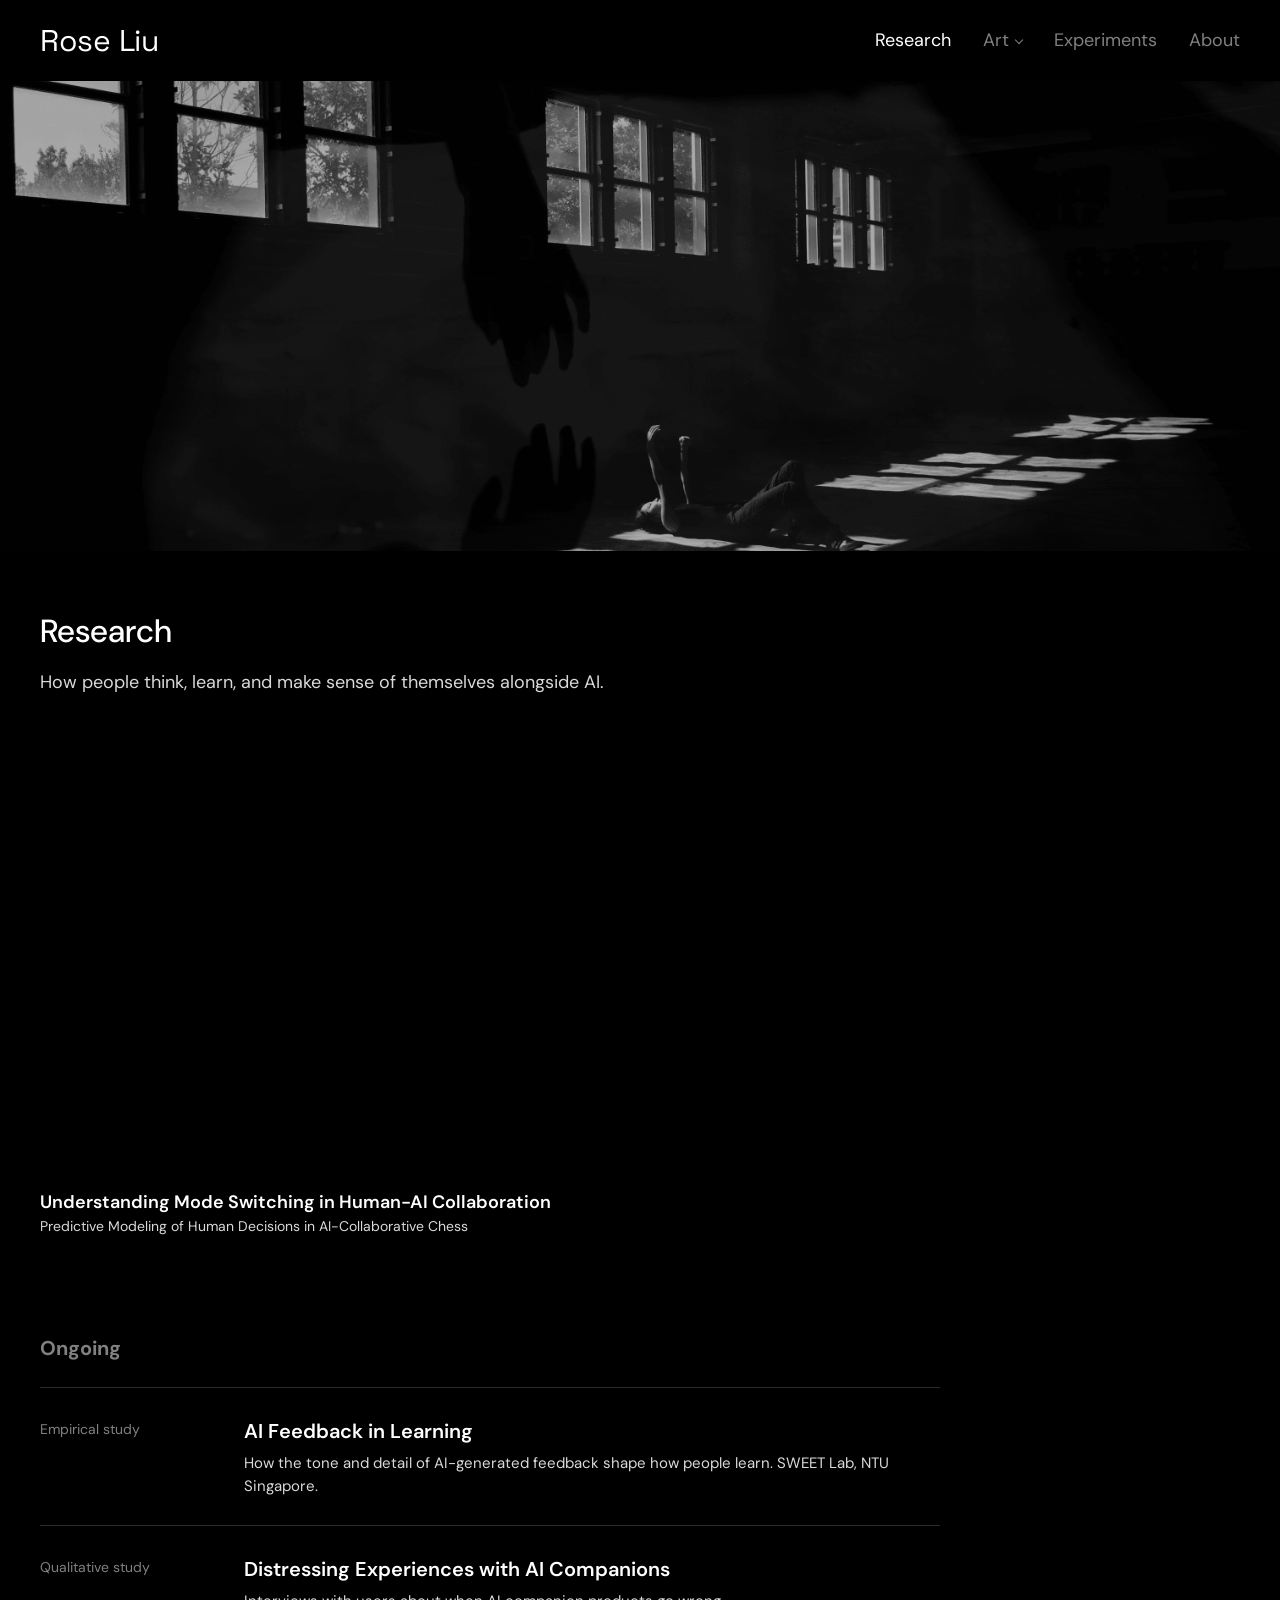
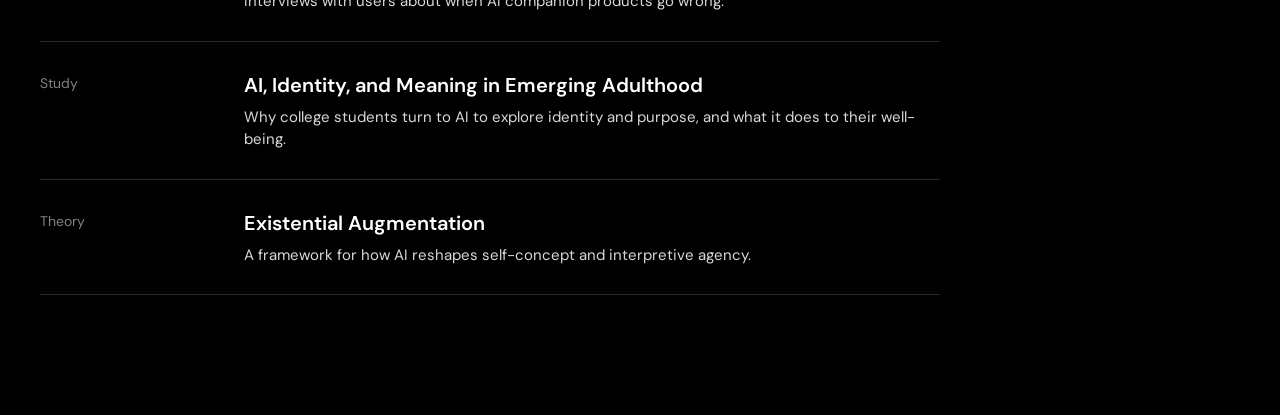
<file: index.html>
<!DOCTYPE html>
<html lang="en">
<head>
  <meta charset="utf-8">
  <meta name="viewport" content="width=device-width, initial-scale=1">
  <title>Rose Liu — Research</title>
  <meta name="description" content="Rose Liu — research on human-AI interaction, art, and experiments.">
  <link rel="preconnect" href="https://fonts.googleapis.com">
  <link rel="preconnect" href="https://fonts.gstatic.com" crossorigin>
  <link href="https://fonts.googleapis.com/css2?family=DM+Sans:opsz,wght@9..40,300;9..40,400;9..40,500;9..40,600&family=Space+Grotesk:wght@400&display=swap" rel="stylesheet">
  <link rel="stylesheet" href="style.css?v=5">
</head>
<body>
  <header class="site-header">
    <a class="name" href="./">Rose Liu</a>
    <nav class="site-nav">
      <a href="./" class="current">Research</a>
      <div class="nav-drop">
        <button class="nav-drop-btn" aria-haspopup="true" aria-expanded="false">Art</button>
        <div class="nav-menu">
          <a href="works/">Film &amp; Sound</a>
          <a href="stills/">Photography</a>
          <a href="editorial/">Editorials</a>
        </div>
      </div>
      <a href="experiments/">Experiments</a>
      <a href="about/">About</a>
    </nav>
  </header>

  <main>
    <video class="hero" src="assets/hero.mp4" poster="assets/hero-poster.png"
           autoplay muted loop playsinline></video>

    <section class="page-intro">
      <h1>Research</h1>
      <p>How people think, learn, and make sense of themselves alongside AI.</p>
    </section>

    <div class="grid">
      <div class="card">
        <video class="media" src="assets/mode-switching.mp4" autoplay muted loop playsinline></video>
        <h3>Understanding Mode Switching in Human-AI Collaboration</h3>
        <p>Predictive Modeling of Human Decisions in AI-Collaborative Chess</p>
      </div>
    </div>

    <h2 class="section-label">Ongoing</h2>
    <div class="list">
      <div class="list-item">
        <span class="tag">Empirical study</span>
        <div>
          <h3>AI Feedback in Learning</h3>
          <p>How the tone and detail of AI-generated feedback shape how people learn. SWEET Lab, NTU Singapore.</p>
        </div>
      </div>
      <div class="list-item">
        <span class="tag">Qualitative study</span>
        <div>
          <h3>Distressing Experiences with AI Companions</h3>
          <p>Interviews with users about when AI companion products go wrong.</p>
        </div>
      </div>
      <div class="list-item">
        <span class="tag">Study</span>
        <div>
          <h3>AI, Identity, and Meaning in Emerging Adulthood</h3>
          <p>Why college students turn to AI to explore identity and purpose, and what it does to their well-being.</p>
        </div>
      </div>
      <div class="list-item">
        <span class="tag">Theory</span>
        <div>
          <h3>Existential Augmentation</h3>
          <p>A framework for how AI reshapes self-concept and interpretive agency.</p>
        </div>
      </div>
    </div>
  </main>
  <script src="site.js?v=5"></script>
</body>
</html>
</file>
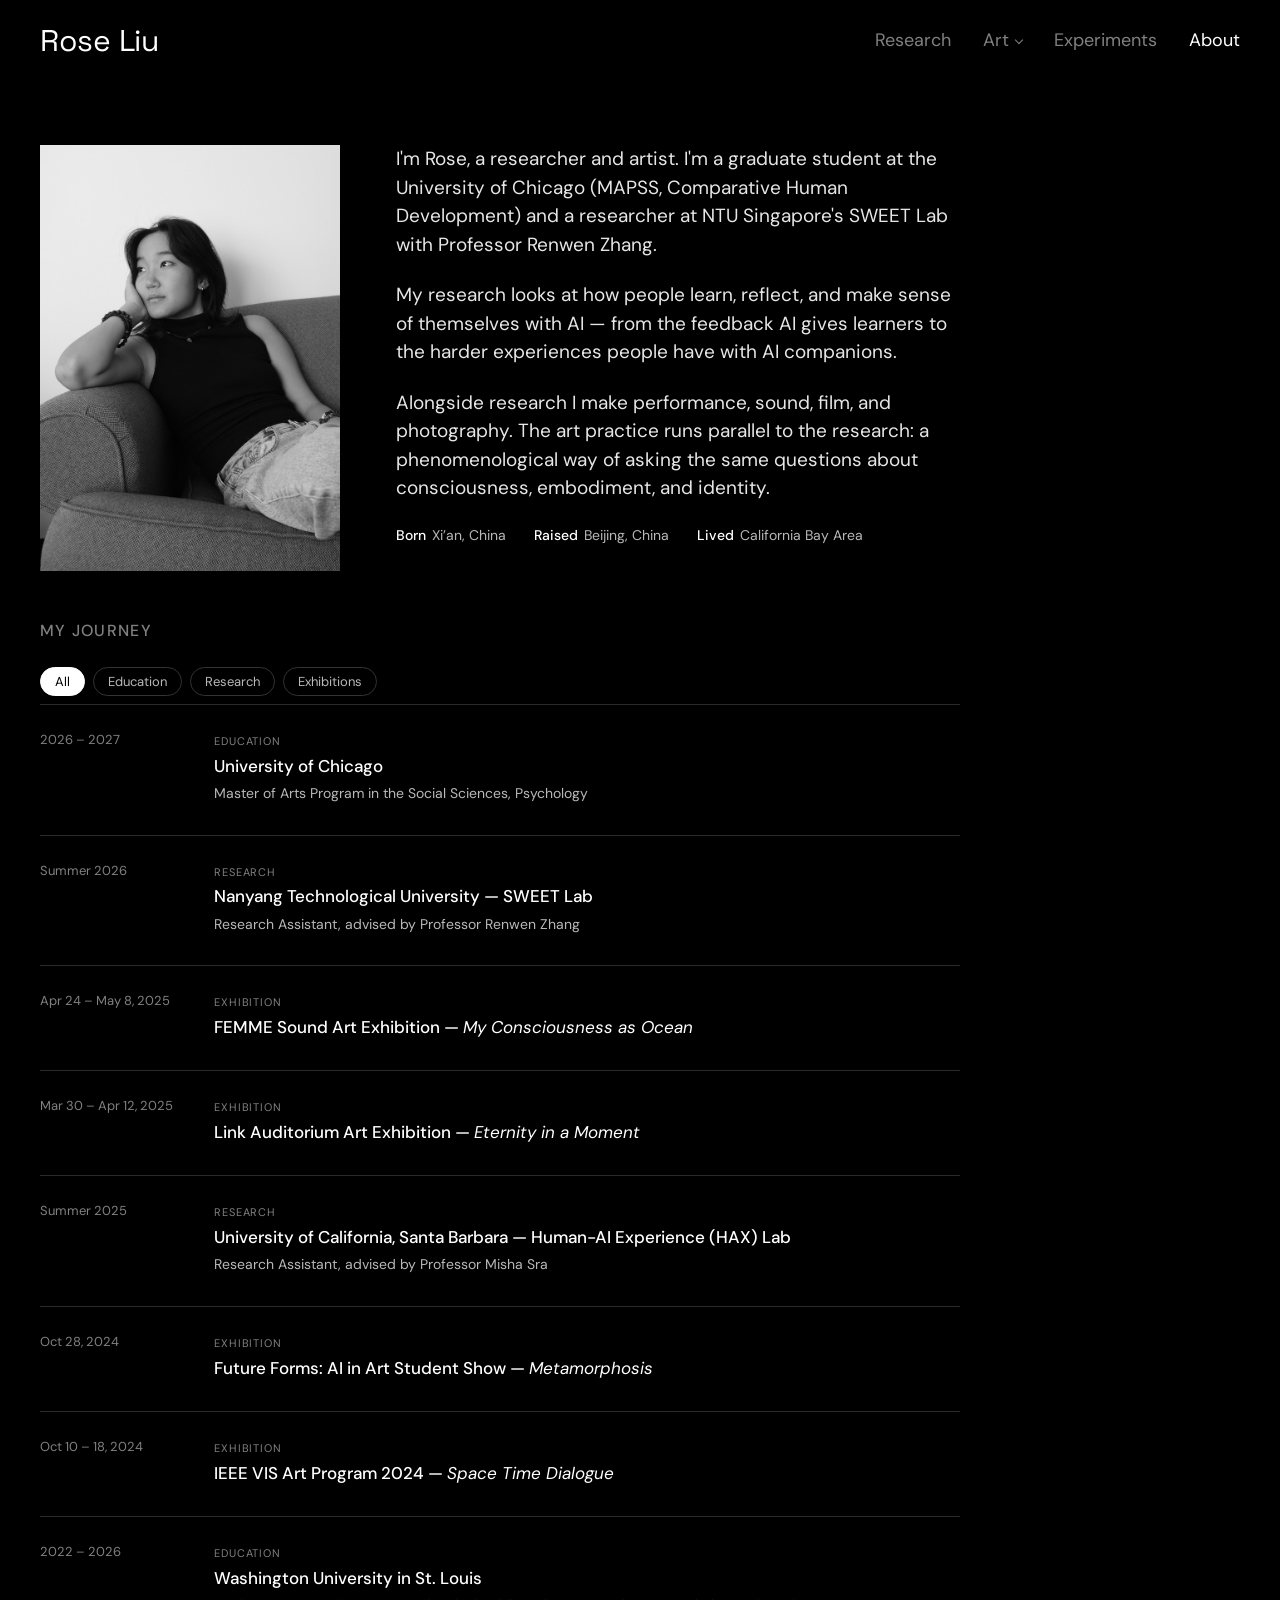
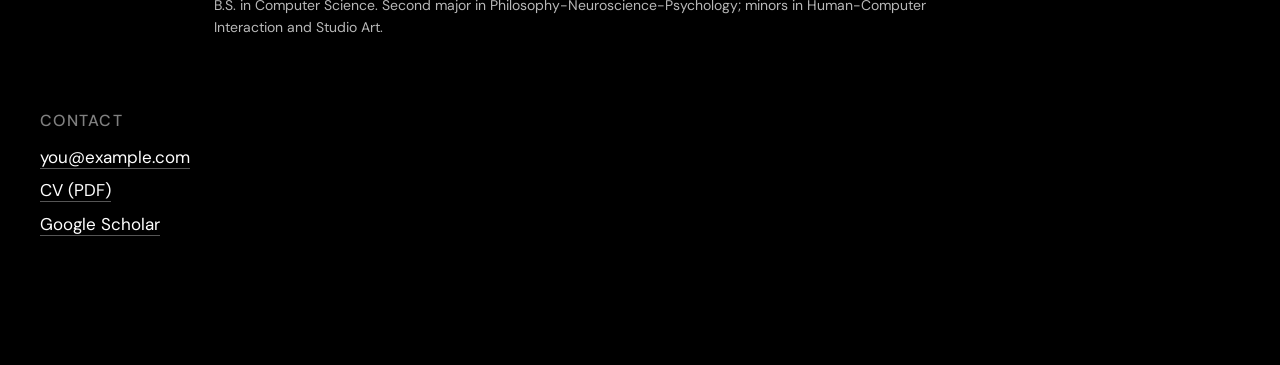
<file: about/index.html>
<!DOCTYPE html>
<html lang="en">
<head>
  <meta charset="utf-8">
  <meta name="viewport" content="width=device-width, initial-scale=1">
  <title>Rose Liu — About</title>
  <link rel="preconnect" href="https://fonts.googleapis.com">
  <link rel="preconnect" href="https://fonts.gstatic.com" crossorigin>
  <link href="https://fonts.googleapis.com/css2?family=DM+Sans:ital,opsz,wght@0,9..40,300;0,9..40,400;0,9..40,500;0,9..40,600;1,9..40,400&family=Space+Grotesk:wght@400&display=swap" rel="stylesheet">
  <link rel="stylesheet" href="../style.css?v=5">
</head>
<body>
  <header class="site-header">
    <a class="name" href="../">Rose Liu</a>
    <nav class="site-nav">
      <a href="../">Research</a>
      <div class="nav-drop">
        <button class="nav-drop-btn" aria-haspopup="true" aria-expanded="false">Art</button>
        <div class="nav-menu">
          <a href="../works/">Film &amp; Sound</a>
          <a href="../stills/">Photography</a>
          <a href="../editorial/">Editorials</a>
        </div>
      </div>
      <a href="../experiments/">Experiments</a>
      <a href="../about/" class="current">About</a>
    </nav>
  </header>

  <main class="about wide">
    <div class="about-top">
      <img src="../assets/portrait.jpg" alt="Portrait of Rose Liu">
      <div class="bio">
        <p>I'm Rose, a researcher and artist. I'm a graduate student at the University of Chicago (MAPSS, Comparative Human Development) and a researcher at NTU Singapore's SWEET Lab with Professor Renwen Zhang.</p>
        <p>My research looks at how people learn, reflect, and make sense of themselves with AI — from the feedback AI gives learners to the harder experiences people have with AI companions.</p>
        <p>Alongside research I make performance, sound, film, and photography. The art practice runs parallel to the research: a phenomenological way of asking the same questions about consciousness, embodiment, and identity.</p>
        <div class="places">
          <span><b>Born</b>Xi’an, China</span>
          <span><b>Raised</b>Beijing, China</span>
          <span><b>Lived</b>California Bay Area</span>
        </div>
      </div>
    </div>

    <h2>My Journey</h2>
    <div class="journey">
      <div class="journey-filters" role="group" aria-label="Filter journey">
        <button class="active" data-k="all">All</button>
        <button data-k="edu">Education</button>
        <button data-k="research">Research</button>
        <button data-k="exhibit">Exhibitions</button>
      </div>
      <ol class="tl">
        <li data-k="edu">
          <span class="when">2026 – 2027</span>
          <div>
            <span class="kind">Education</span>
            <h3>University of Chicago</h3>
            <p>Master of Arts Program in the Social Sciences, Psychology</p>
          </div>
        </li>
        <li data-k="research">
          <span class="when">Summer 2026</span>
          <div>
            <span class="kind">Research</span>
            <h3>Nanyang Technological University — SWEET Lab</h3>
            <p>Research Assistant, advised by Professor Renwen Zhang</p>
          </div>
        </li>
        <li data-k="exhibit">
          <span class="when">Apr 24 – May 8, 2025</span>
          <div>
            <span class="kind">Exhibition</span>
            <h3>FEMME Sound Art Exhibition — <em>My Consciousness as Ocean</em></h3>
          </div>
        </li>
        <li data-k="exhibit">
          <span class="when">Mar 30 – Apr 12, 2025</span>
          <div>
            <span class="kind">Exhibition</span>
            <h3>Link Auditorium Art Exhibition — <em>Eternity in a Moment</em></h3>
          </div>
        </li>
        <li data-k="research">
          <span class="when">Summer 2025</span>
          <div>
            <span class="kind">Research</span>
            <h3>University of California, Santa Barbara — Human-AI Experience (HAX) Lab</h3>
            <p>Research Assistant, advised by Professor Misha Sra</p>
          </div>
        </li>
        <li data-k="exhibit">
          <span class="when">Oct 28, 2024</span>
          <div>
            <span class="kind">Exhibition</span>
            <h3>Future Forms: AI in Art Student Show — <em>Metamorphosis</em></h3>
          </div>
        </li>
        <li data-k="exhibit">
          <span class="when">Oct 10 – 18, 2024</span>
          <div>
            <span class="kind">Exhibition</span>
            <h3>IEEE VIS Art Program 2024 — <em>Space Time Dialogue</em></h3>
          </div>
        </li>
        <li data-k="edu">
          <span class="when">2022 – 2026</span>
          <div>
            <span class="kind">Education</span>
            <h3>Washington University in St. Louis</h3>
            <p>B.S. in Computer Science. Second major in Philosophy-Neuroscience-Psychology; minors in Human-Computer Interaction and Studio Art.</p>
          </div>
        </li>
      </ol>
    </div>

    <h2>Contact</h2>
    <ul>
      <li><a href="mailto:you@example.com">you@example.com</a></li>
      <li><a href="#">CV (PDF)</a></li>
      <li><a href="#">Google Scholar</a></li>
    </ul>
  </main>

  <script>
    const fb = document.querySelectorAll('.journey-filters button');
    const rows = document.querySelectorAll('.tl li');
    fb.forEach(b => b.addEventListener('click', () => {
      fb.forEach(x => x.classList.toggle('active', x === b));
      rows.forEach(r => r.hidden = b.dataset.k !== 'all' && r.dataset.k !== b.dataset.k);
    }));
  </script>
  <script src="../site.js?v=5"></script>
</body>
</html>
</file>
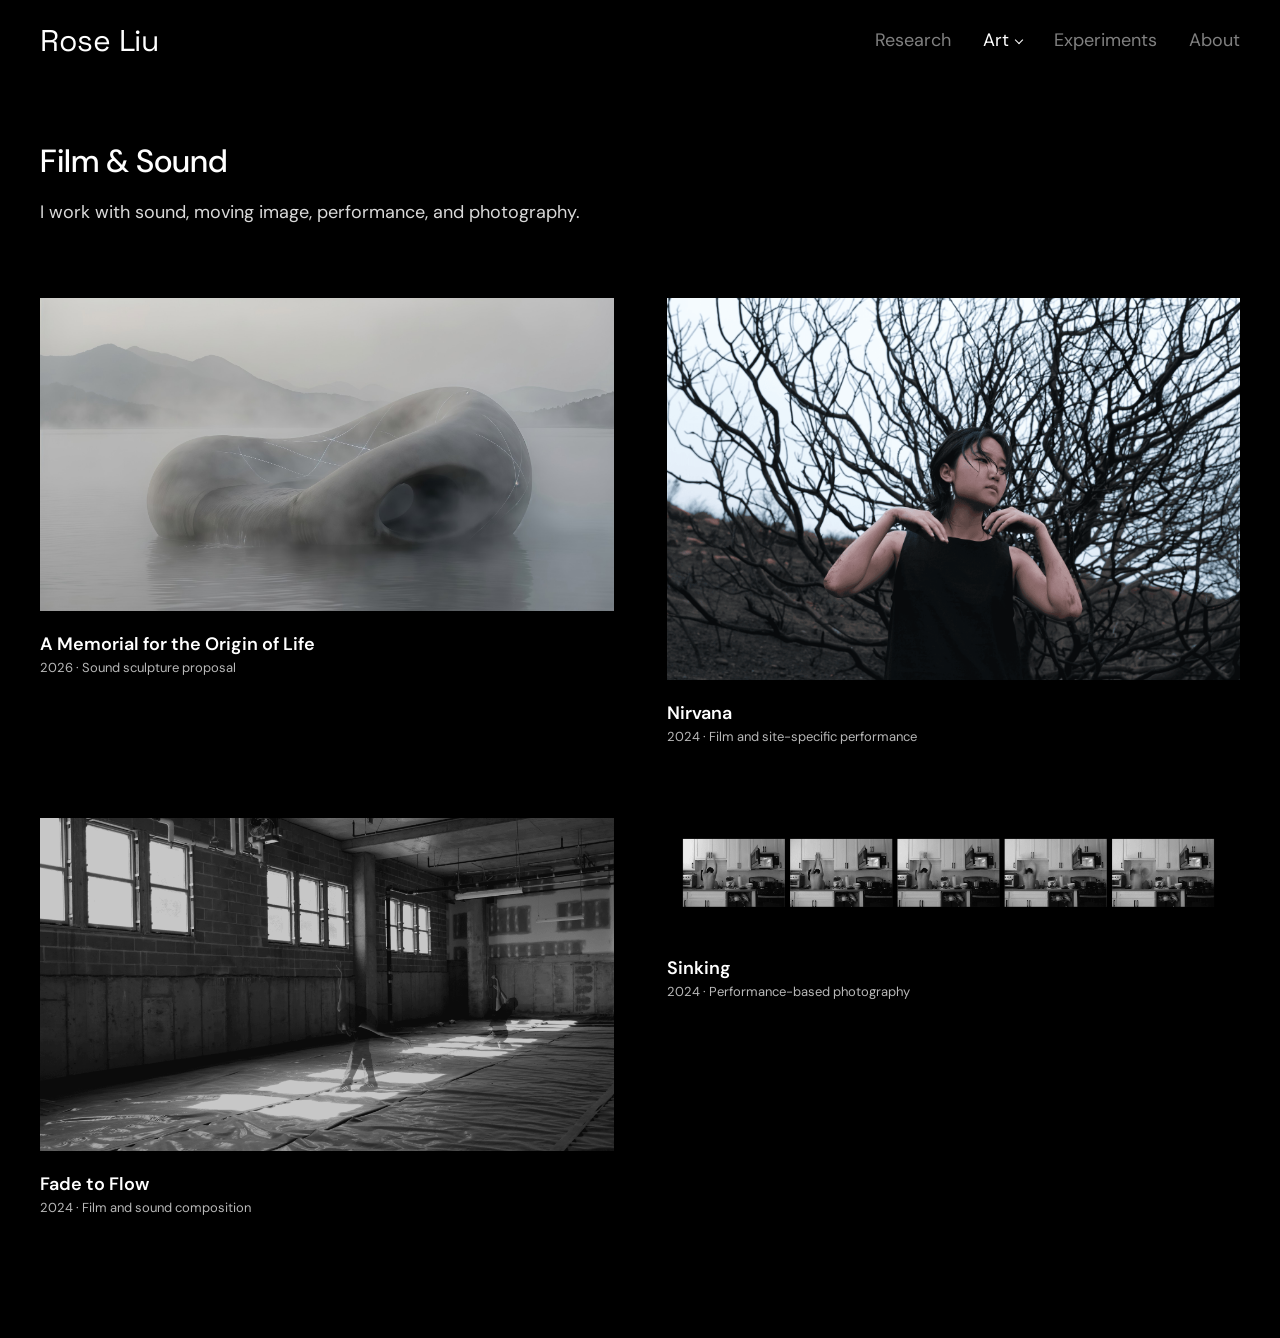
<file: art/index.html>
<!DOCTYPE html>
<html lang="en"><head><meta charset="utf-8"><title>Rose Liu — Art</title>
<meta http-equiv="refresh" content="0; url=../works/"><link rel="canonical" href="../works/"></head>
<body style="background:#000;color:#fff;font-family:sans-serif"><a href="../works/" style="color:#fff">Continue to Film &amp; Sound</a></body></html>
</file>
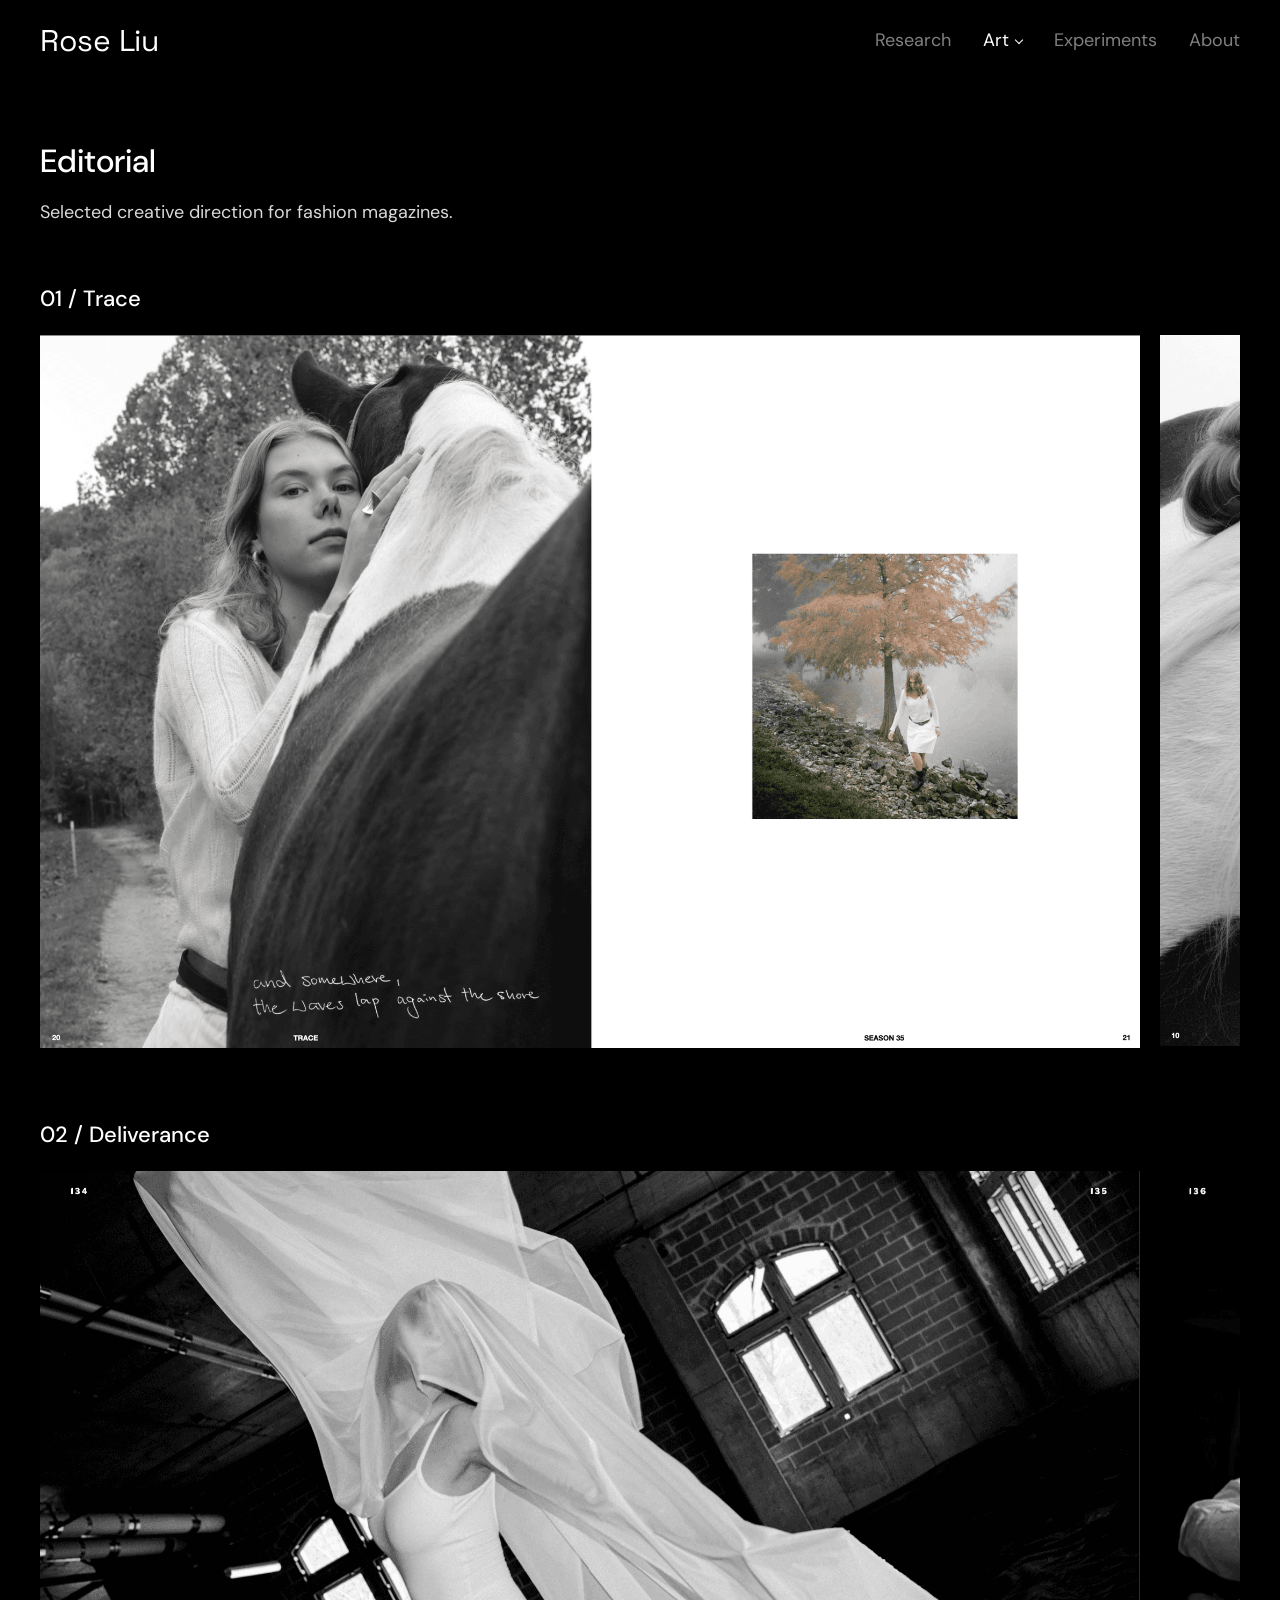
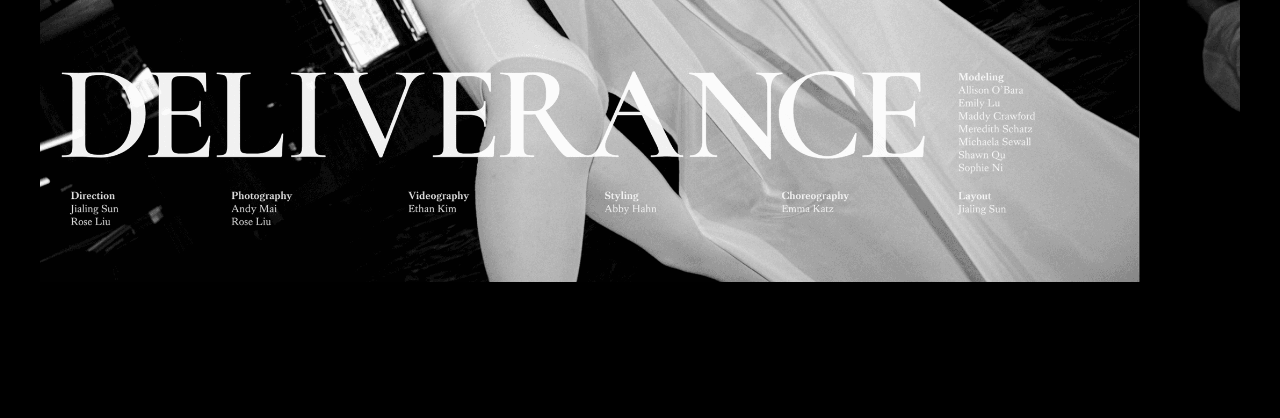
<file: editorial/index.html>
<!DOCTYPE html>
<html lang="en">
<head>
  <meta charset="utf-8">
  <meta name="viewport" content="width=device-width, initial-scale=1">
  <title>Rose Liu — Editorials</title>
  <link rel="preconnect" href="https://fonts.googleapis.com">
  <link rel="preconnect" href="https://fonts.gstatic.com" crossorigin>
  <link href="https://fonts.googleapis.com/css2?family=DM+Sans:ital,opsz,wght@0,9..40,300;0,9..40,400;0,9..40,500;0,9..40,600;1,9..40,400&family=Space+Grotesk:wght@400&display=swap" rel="stylesheet">
  <link rel="stylesheet" href="../style.css?v=5">
</head>
<body>
  <header class="site-header">
    <a class="name" href="../">Rose Liu</a>
    <nav class="site-nav">
      <a href="../">Research</a>
      <div class="nav-drop">
        <button class="nav-drop-btn current" aria-haspopup="true" aria-expanded="false">Art</button>
        <div class="nav-menu">
          <a href="../works/">Film &amp; Sound</a>
          <a href="../stills/">Photography</a>
          <a href="../editorial/">Editorials</a>
        </div>
      </div>
      <a href="../experiments/">Experiments</a>
      <a href="../about/">About</a>
    </nav>
  </header>

  <main>
    <section class="page-intro">
      <h1>Editorial</h1>
      <p>Selected creative direction for fashion magazines.</p>
    </section>

    <section class="ed-set">
      <h2>01 / Trace</h2>
      <div class="ed-track" tabindex="0" aria-label="01 / Trace spreads, scroll sideways">
        <figure class="lb-item"><img src="../assets/editorial-trace-1.png" alt="Trace magazine spread with a model beside a horse and a lakeside fashion portrait" loading="lazy"></figure>
        <figure class="lb-item"><img src="../assets/editorial-trace-2.png" alt="Trace magazine portrait and accompanying prose" loading="lazy"></figure>
        <figure class="lb-item"><img src="../assets/editorial-trace-3.png" alt="Fashion editorial spread with equestrian portraits and movement" loading="lazy"></figure>
        <figure class="lb-item"><img src="../assets/editorial-trace-4.png" alt="Black and white fashion portrait embracing a horse" loading="lazy"></figure>
      </div>
    </section>

    <section class="ed-set">
      <h2>02 / Deliverance</h2>
      <div class="ed-track" tabindex="0" aria-label="02 / Deliverance spreads, scroll sideways">
        <figure class="lb-item"><img src="../assets/editorial-deliverance-1.png" alt="Deliverance title spread featuring a figure in flowing white fabric" loading="lazy"></figure>
        <figure class="lb-item"><img src="../assets/editorial-deliverance-2.png" alt="Black and white group fashion composition" loading="lazy"></figure>
        <figure class="lb-item"><img src="../assets/editorial-deliverance-3.png" alt="Omnipresence editorial spread with layered fabric and movement" loading="lazy"></figure>
        <figure class="lb-item"><img src="../assets/editorial-deliverance-4.png" alt="Veiled fashion portrait with the words There exists a choice" loading="lazy"></figure>
      </div>
    </section>
  </main>

  <script src="../site.js?v=5"></script>
</body>
</html>
</file>
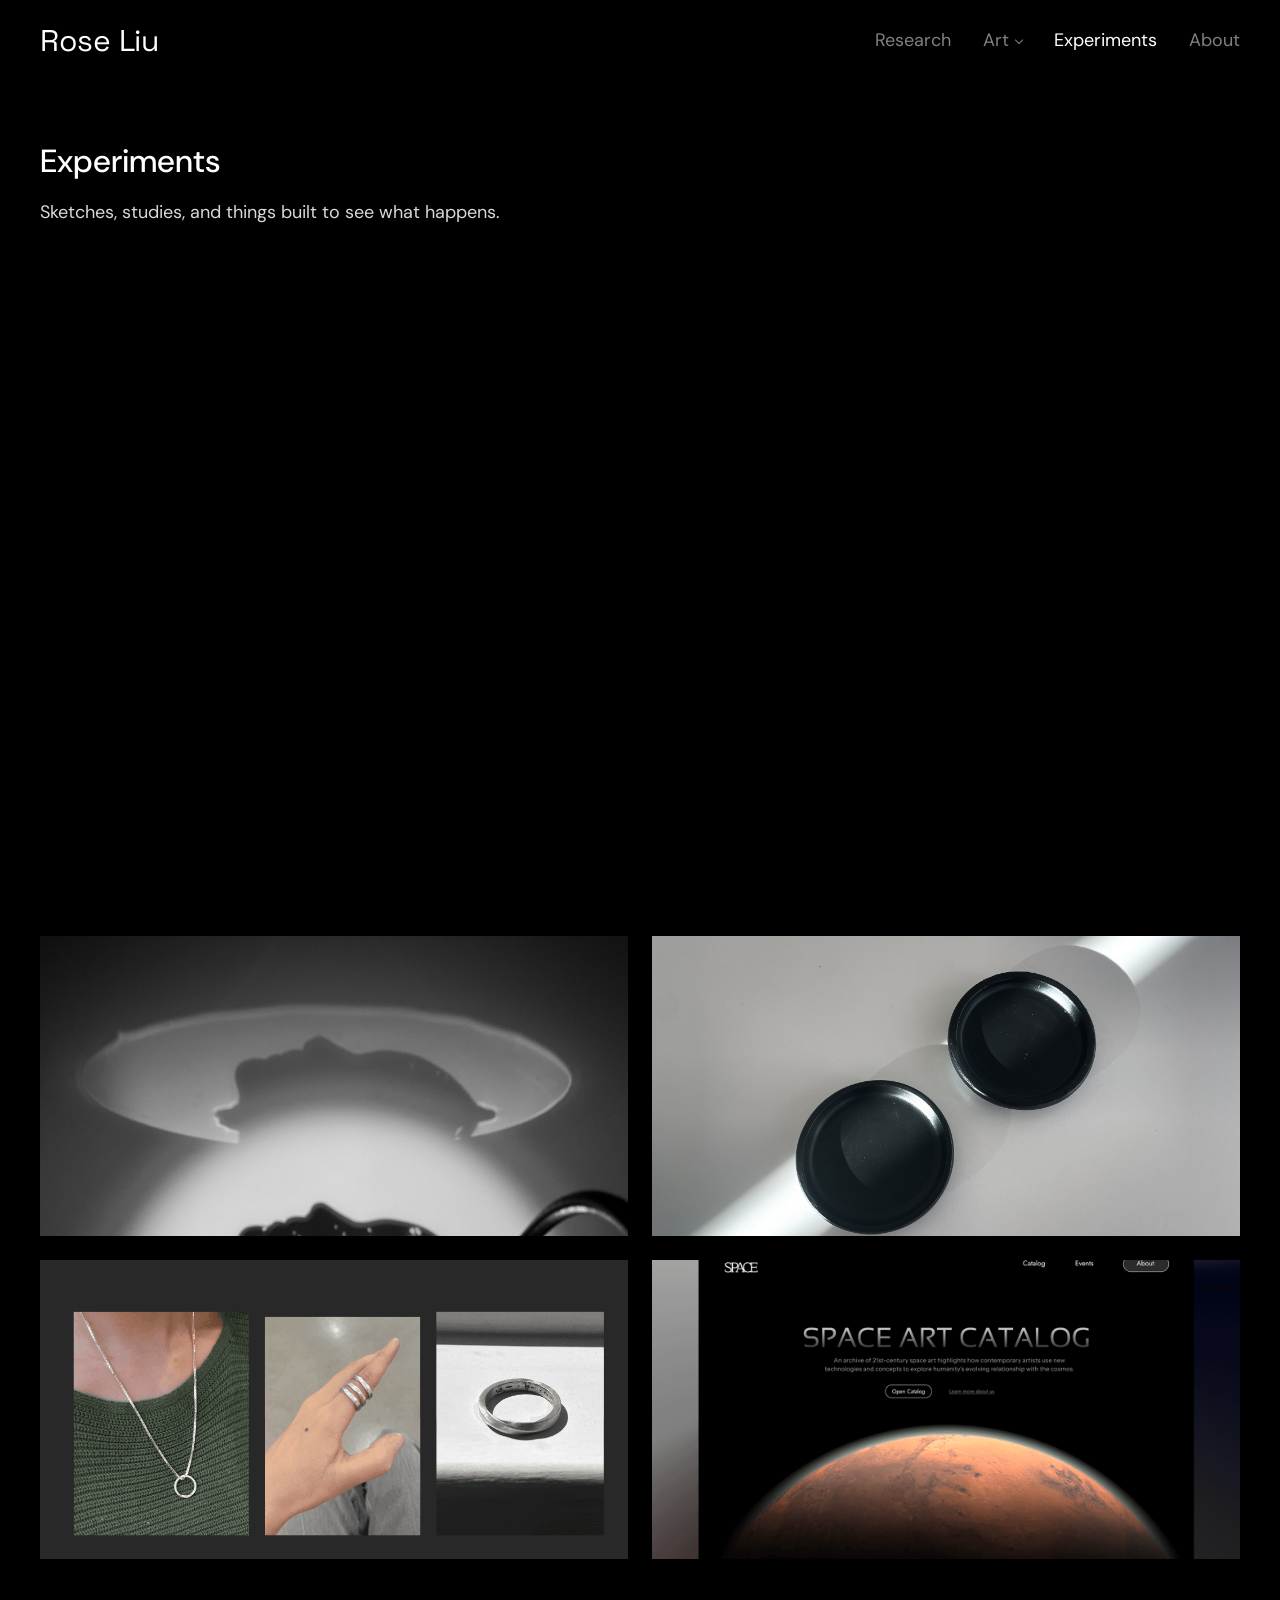
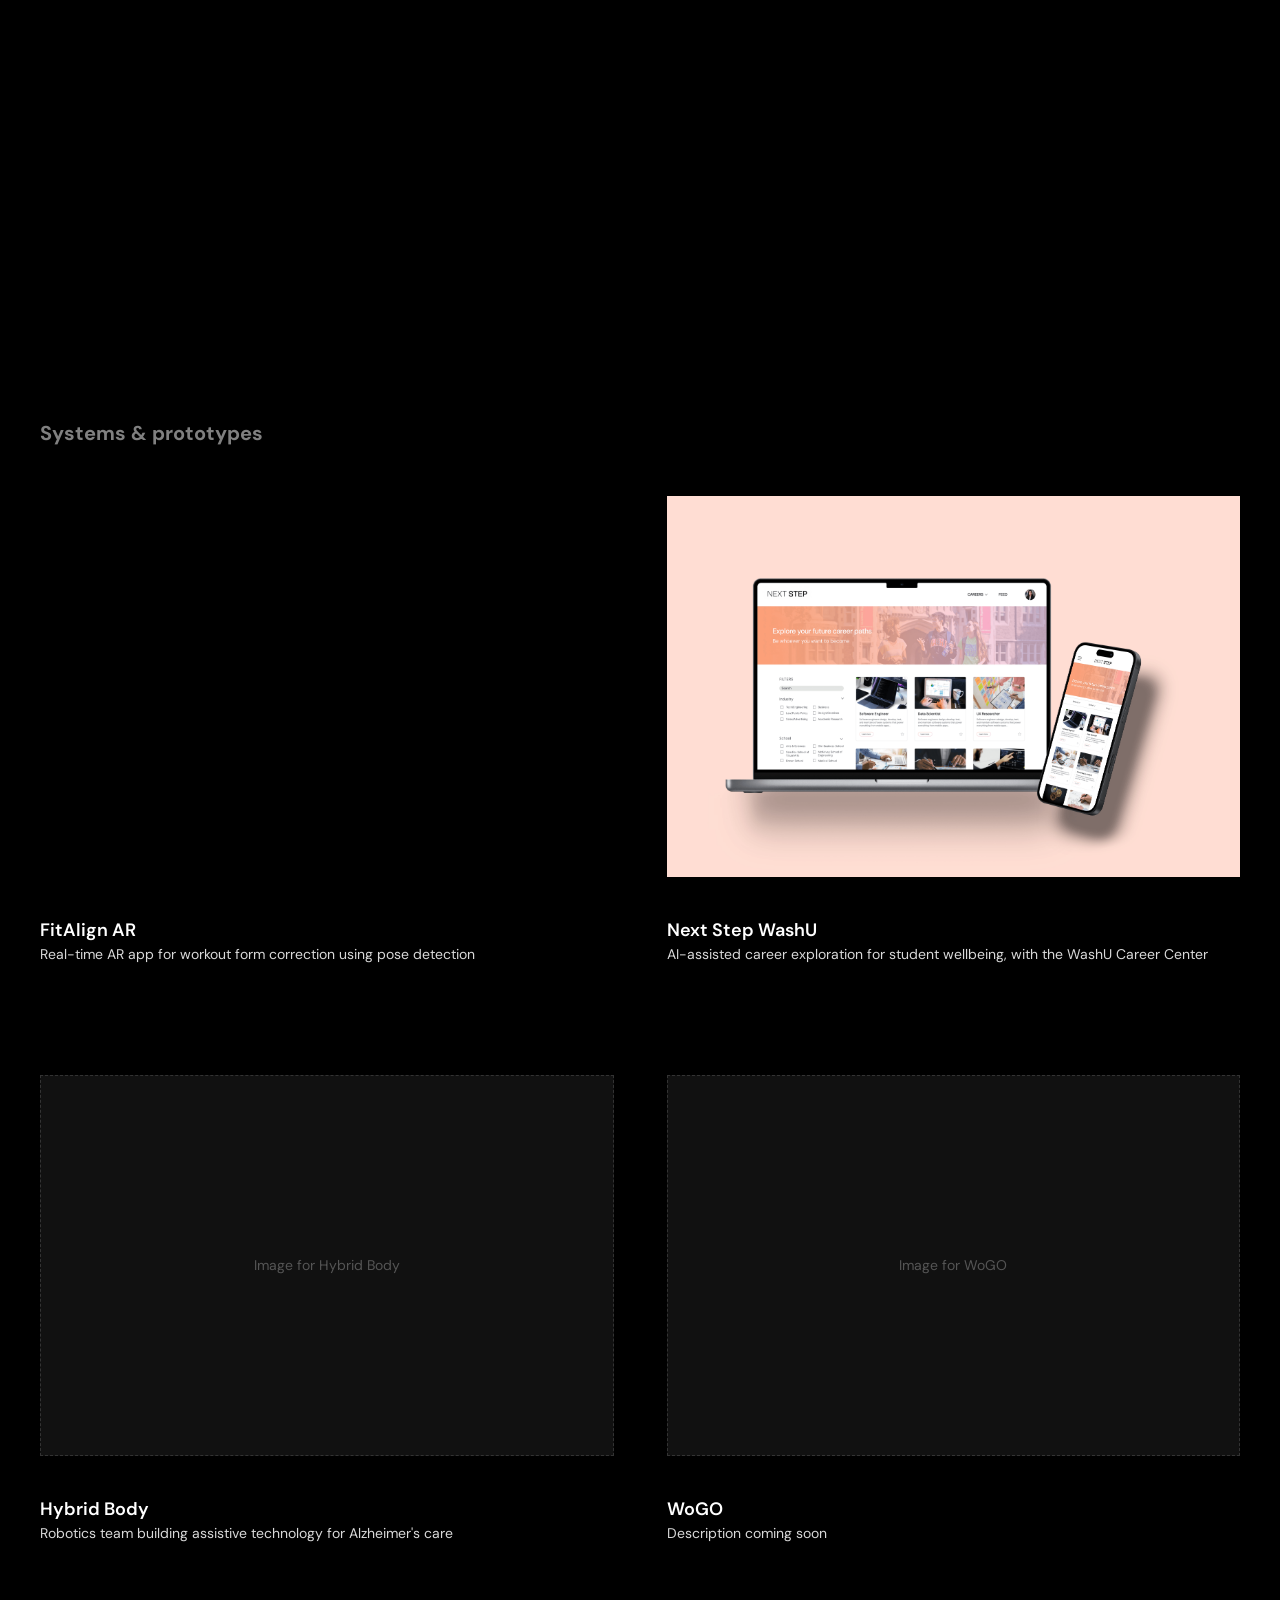
<file: experiments/index.html>
<!DOCTYPE html>
<html lang="en">
<head>
  <meta charset="utf-8">
  <meta name="viewport" content="width=device-width, initial-scale=1">
  <title>Rose Liu — Experiments</title>
  <link rel="preconnect" href="https://fonts.googleapis.com">
  <link rel="preconnect" href="https://fonts.gstatic.com" crossorigin>
  <link href="https://fonts.googleapis.com/css2?family=DM+Sans:opsz,wght@9..40,300;9..40,400;9..40,500;9..40,600&family=Space+Grotesk:wght@400&display=swap" rel="stylesheet">
  <link rel="stylesheet" href="../style.css?v=5">
</head>
<body>
  <header class="site-header">
    <a class="name" href="../">Rose Liu</a>
    <nav class="site-nav">
      <a href="../">Research</a>
      <div class="nav-drop">
        <button class="nav-drop-btn" aria-haspopup="true" aria-expanded="false">Art</button>
        <div class="nav-menu">
          <a href="../works/">Film &amp; Sound</a>
          <a href="../stills/">Photography</a>
          <a href="../editorial/">Editorials</a>
        </div>
      </div>
      <a href="../experiments/" class="current">Experiments</a>
      <a href="../about/">About</a>
    </nav>
  </header>

  <main>
    <section class="page-intro">
      <h1>Experiments</h1>
      <p>Sketches, studies, and things built to see what happens.</p>
    </section>

    <!-- To add a caption, fill in <strong>Title</strong> and <span>Short description</span> inside each figcaption. -->
    <div class="exp-grid">
      <figure class="exp-item" tabindex="0">
        <video src="../assets/exp-1.mp4" autoplay muted loop playsinline></video>
        <figcaption><strong></strong><span></span></figcaption>
      </figure>
      <figure class="exp-item" tabindex="0">
        <video src="../assets/exp-2.mp4" autoplay muted loop playsinline></video>
        <figcaption><strong></strong><span></span></figcaption>
      </figure>
      <figure class="exp-item" tabindex="0">
        <video src="../assets/exp-3.mp4" autoplay muted loop playsinline></video>
        <figcaption><strong></strong><span></span></figcaption>
      </figure>
      <figure class="exp-item" tabindex="0">
        <video src="../assets/exp-4.mp4" autoplay muted loop playsinline></video>
        <figcaption><strong></strong><span></span></figcaption>
      </figure>
      <figure class="exp-item" tabindex="0">
        <img src="../assets/exp-5.jpg" alt="" loading="lazy">
        <figcaption><strong></strong><span></span></figcaption>
      </figure>
      <figure class="exp-item" tabindex="0">
        <img src="../assets/exp-6.jpg" alt="" loading="lazy">
        <figcaption><strong></strong><span></span></figcaption>
      </figure>
      <figure class="exp-item" tabindex="0">
        <img src="../assets/exp-7.png" alt="" loading="lazy">
        <figcaption><strong></strong><span></span></figcaption>
      </figure>
      <figure class="exp-item" tabindex="0">
        <img src="../assets/exp-8.png" alt="" loading="lazy">
        <figcaption><strong></strong><span></span></figcaption>
      </figure>
      <figure class="exp-item" tabindex="0">
        <video src="../assets/exp-9.mp4" autoplay muted loop playsinline></video>
        <figcaption><strong></strong><span></span></figcaption>
      </figure>
    </div>

    <h2 class="section-label">Systems &amp; prototypes</h2>
    <div class="grid" style="padding-top:48px">
      <a class="card" href="../fitalignar/">
        <video class="media" src="../assets/fitalign.mp4" autoplay muted loop playsinline></video>
        <h3>FitAlign AR</h3>
        <p>Real-time AR app for workout form correction using pose detection</p>
      </a>

      <div class="card">
        <img class="media" src="../assets/next-step.png" alt="Next Step WashU on laptop and phone">
        <h3>Next Step WashU</h3>
        <p>AI-assisted career exploration for student wellbeing, with the WashU Career Center</p>
      </div>

      <div class="card">
        <div class="placeholder">Image for Hybrid Body</div>
        <h3>Hybrid Body</h3>
        <p>Robotics team building assistive technology for Alzheimer's care</p>
      </div>

      <div class="card">
        <div class="placeholder">Image for WoGO</div>
        <h3>WoGO</h3>
        <p>Description coming soon</p>
      </div>
    </div>
  </main>

  <script src="../site.js?v=5"></script>
</body>
</html>
</file>
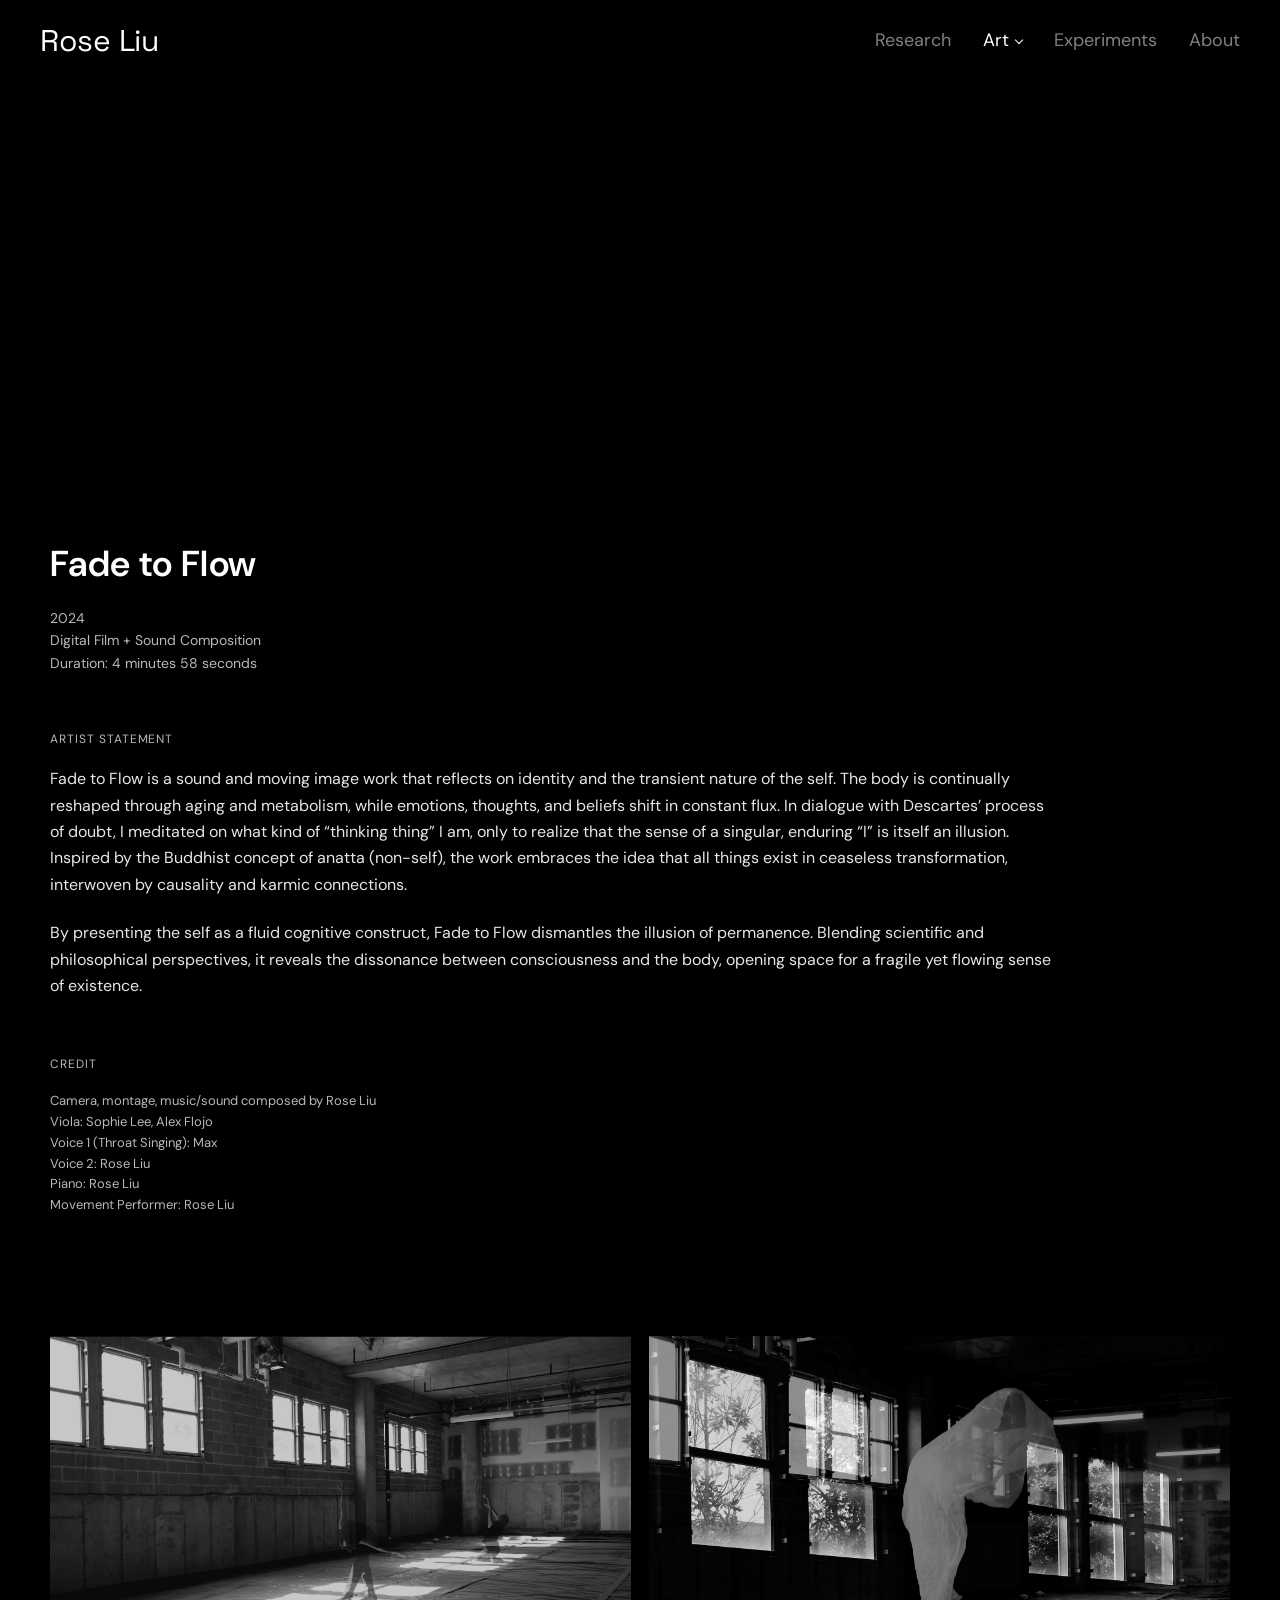
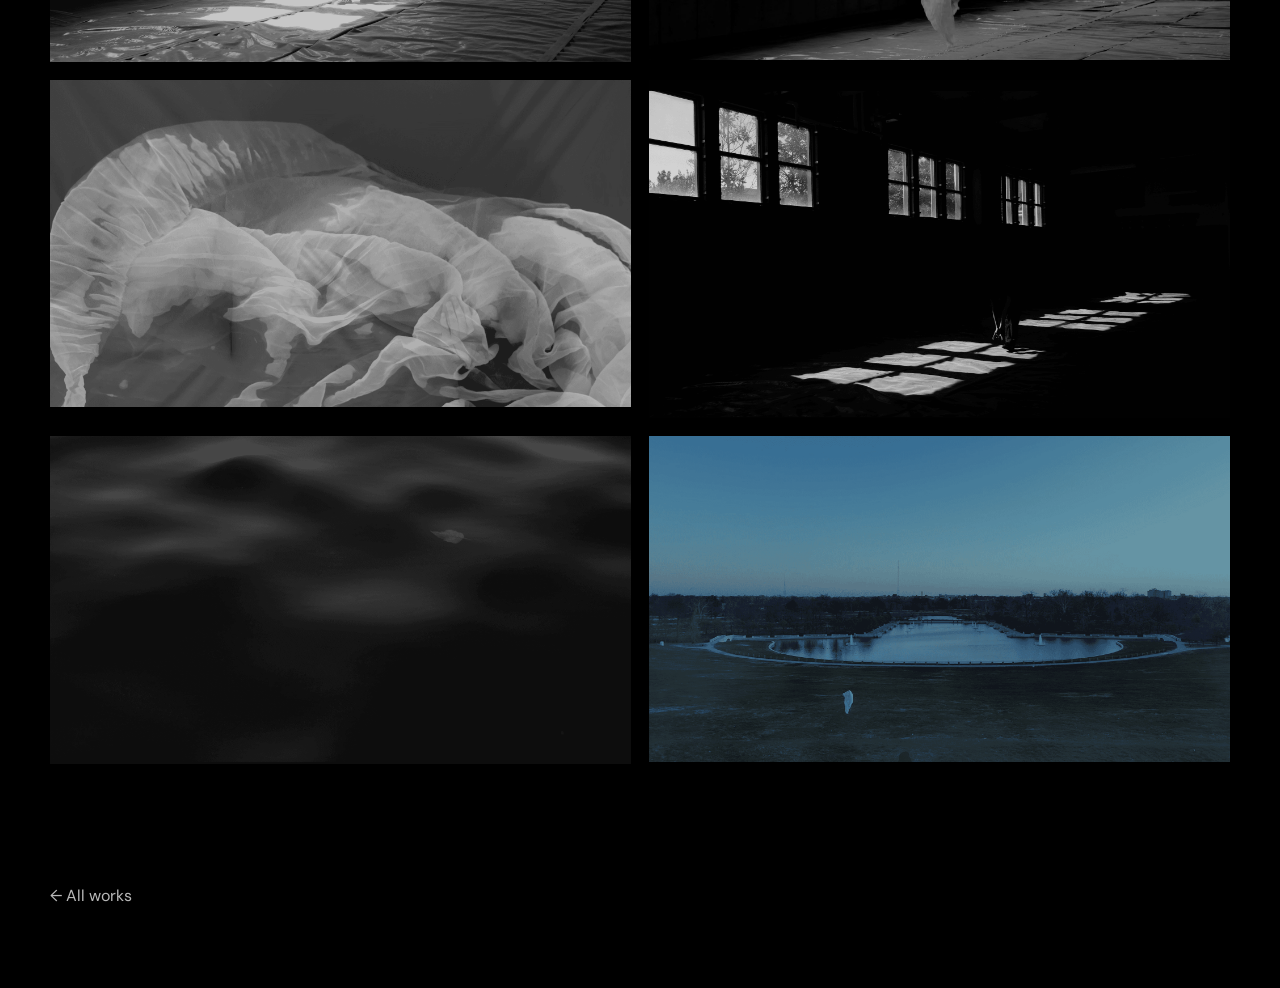
<file: fade-to-flow/index.html>
<!DOCTYPE html>
<html lang="en">
<head>
  <meta charset="utf-8">
  <meta name="viewport" content="width=device-width, initial-scale=1">
  <title>Fade to Flow — Rose Liu</title>
  <link rel="preconnect" href="https://fonts.googleapis.com">
  <link rel="preconnect" href="https://fonts.gstatic.com" crossorigin>
  <link href="https://fonts.googleapis.com/css2?family=DM+Sans:opsz,wght@9..40,300;9..40,400;9..40,500;9..40,600&family=Space+Grotesk:wght@400&display=swap" rel="stylesheet">
  <link rel="stylesheet" href="../style.css?v=5">
</head>
<body>
  <header class="site-header">
    <a class="name" href="../">Rose Liu</a>
    <nav class="site-nav">
      <a href="../">Research</a>
      <div class="nav-drop">
        <button class="nav-drop-btn current" aria-haspopup="true" aria-expanded="false">Art</button>
        <div class="nav-menu">
          <a href="../works/">Film &amp; Sound</a>
          <a href="../stills/">Photography</a>
          <a href="../editorial/">Editorials</a>
        </div>
      </div>
      <a href="../experiments/">Experiments</a>
      <a href="../about/">About</a>
    </nav>
  </header>

  <video class="work-hero video" src="../assets/fade-preview.mp4" autoplay muted loop playsinline></video>

  <main class="work">
    <h1>Fade to Flow</h1>
    <p class="meta-lines">2024<br>Digital Film + Sound Composition<br>Duration: 4 minutes 58 seconds</p>

    <p class="label">Artist Statement</p>
    <div class="statement">
      <p>Fade to Flow is a sound and moving image work that reflects on identity and the transient nature of the self. The body is continually reshaped through aging and metabolism, while emotions, thoughts, and beliefs shift in constant flux. In dialogue with Descartes’ process of doubt, I meditated on what kind of “thinking thing” I am, only to realize that the sense of a singular, enduring “I” is itself an illusion. Inspired by the Buddhist concept of anatta (non-self), the work embraces the idea that all things exist in ceaseless transformation, interwoven by causality and karmic connections.</p>
      <p>By presenting the self as a fluid cognitive construct, Fade to Flow dismantles the illusion of permanence. Blending scientific and philosophical perspectives, it reveals the dissonance between consciousness and the body, opening space for a fragile yet flowing sense of existence.</p>
    </div>

    <p class="label">Credit</p>
    <div class="credit">
      <p>Camera, montage, music/sound composed by Rose Liu</p>
      <p>Viola: Sophie Lee, Alex Flojo</p>
      <p>Voice 1 (Throat Singing): Max</p>
      <p>Voice 2: Rose Liu</p>
      <p>Piano: Rose Liu</p>
      <p>Movement Performer: Rose Liu</p>
    </div>
  </main>

  <div class="gallery">
    <img src="../assets/fade-1.png" alt="Fade to Flow, still 1" loading="lazy">
    <img src="../assets/fade-2.jpg" alt="Fade to Flow, still 2" loading="lazy">
    <img src="../assets/fade-3.png" alt="Fade to Flow, still 3" loading="lazy">
    <img src="../assets/fade-4.png" alt="Fade to Flow, still 4" loading="lazy">
    <img src="../assets/fade-5.png" alt="Fade to Flow, still 5" loading="lazy">
    <img src="../assets/fade-6.png" alt="Fade to Flow, still 6" loading="lazy">
  </div>

  <div style="padding:0 50px 80px"><a class="back" style="margin:0" href="../works/">← All works</a></div>
  <script src="../site.js?v=5"></script>
</body>
</html>
</file>
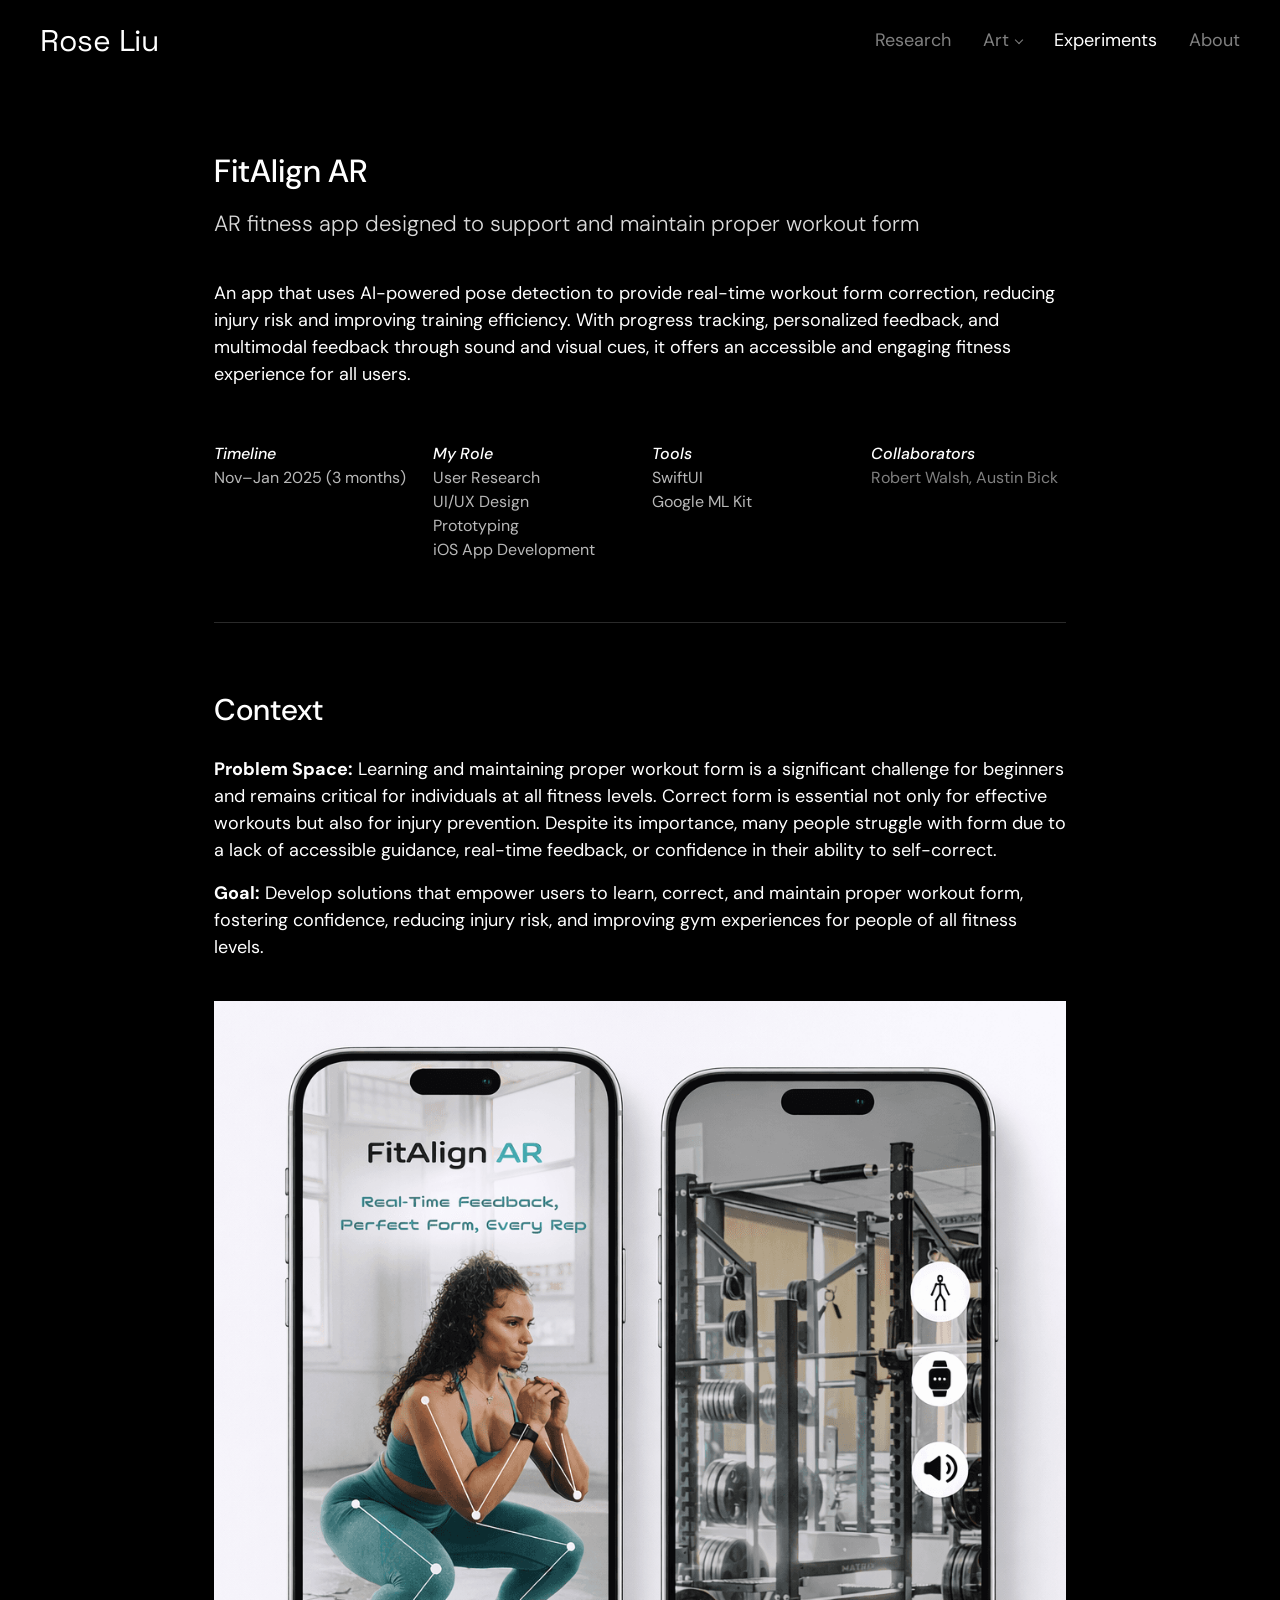
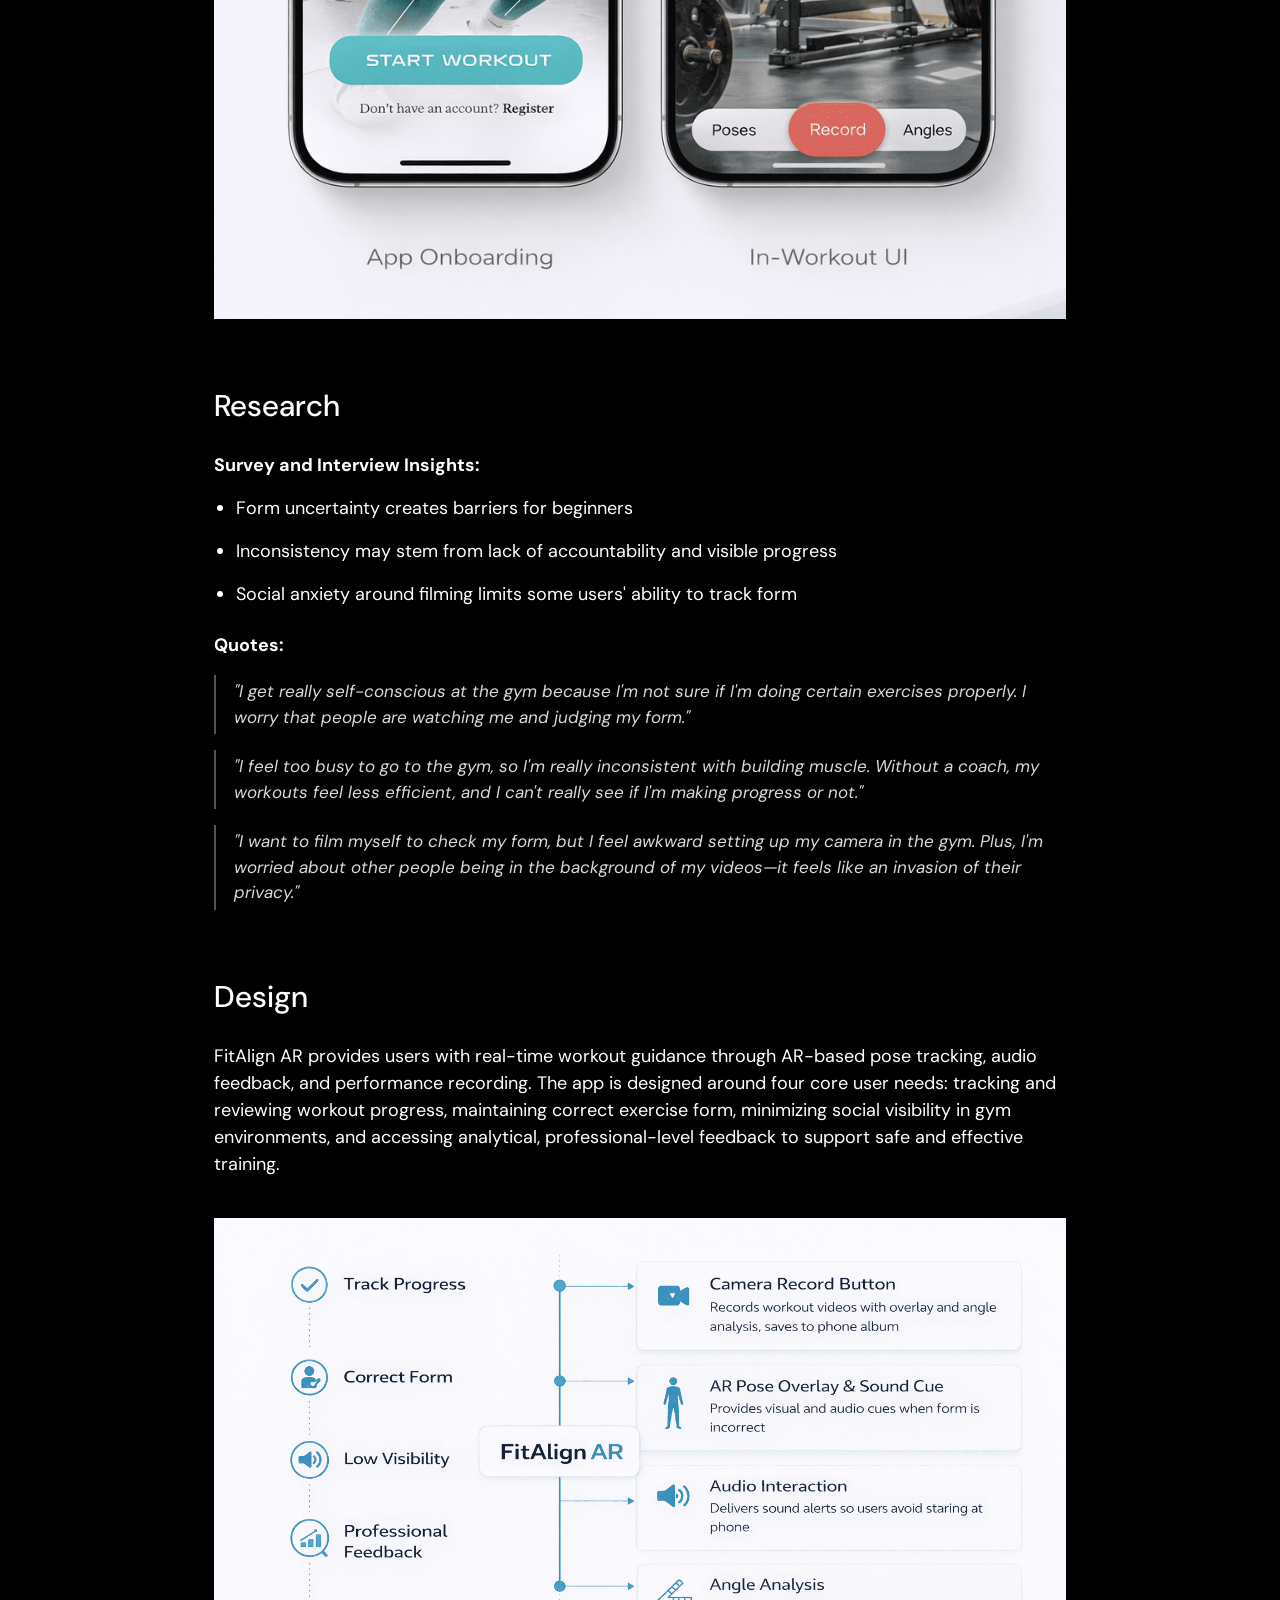
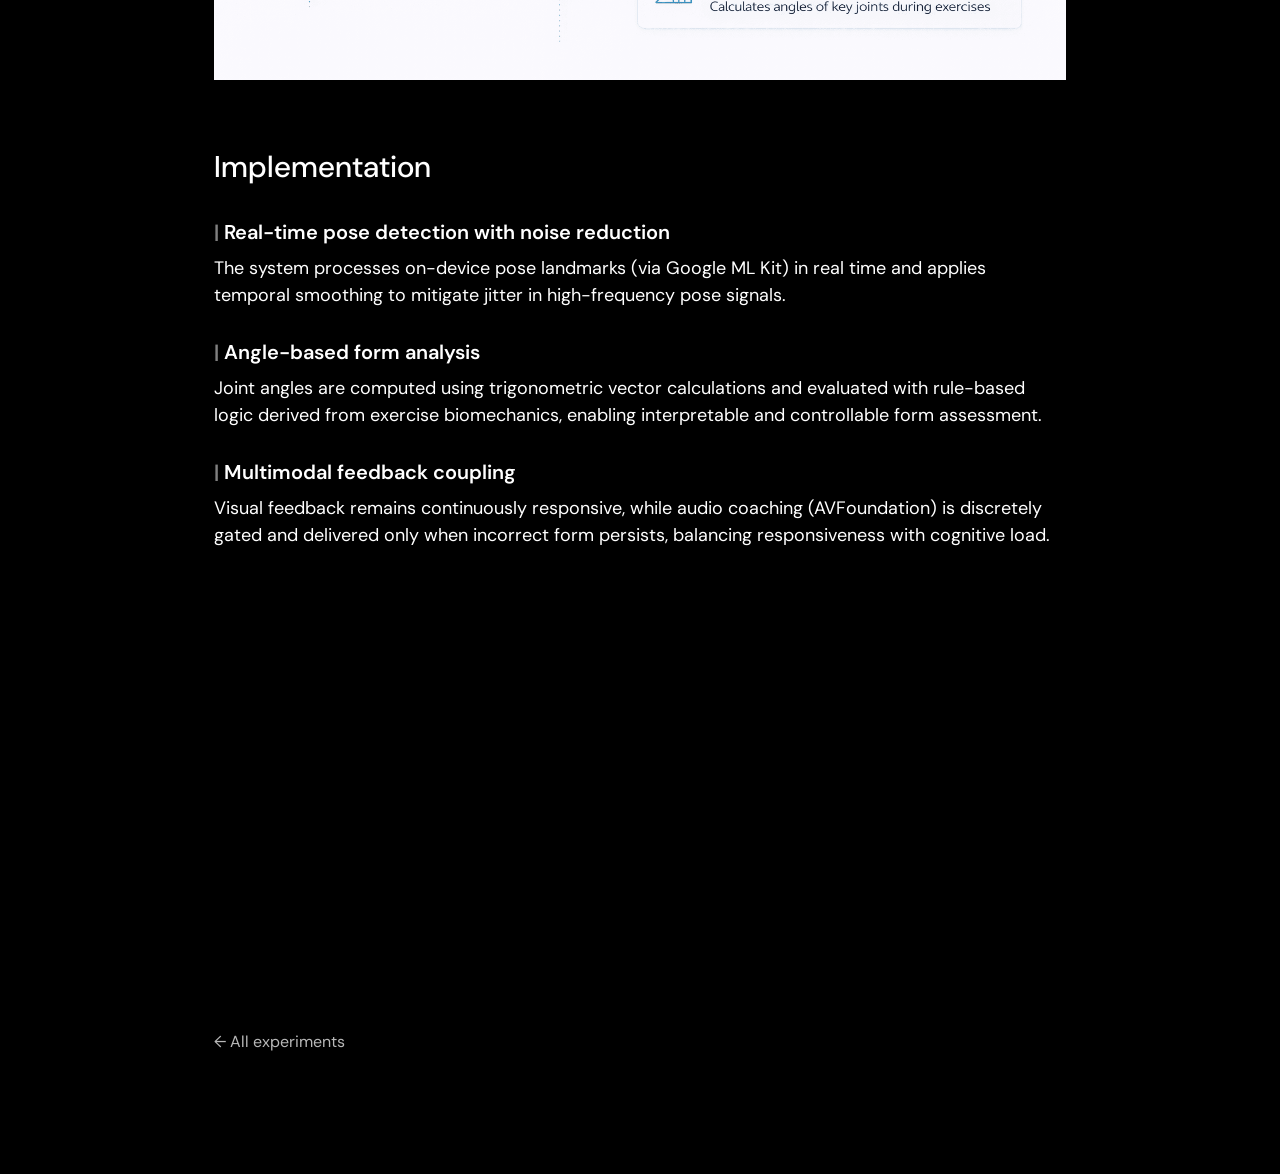
<file: fitalignar/index.html>
<!DOCTYPE html>
<html lang="en">
<head>
  <meta charset="utf-8">
  <meta name="viewport" content="width=device-width, initial-scale=1">
  <title>FitAlign AR — Rose Liu</title>
  <meta name="description" content="AR fitness app designed to support and maintain proper workout form.">
  <link rel="preconnect" href="https://fonts.googleapis.com">
  <link rel="preconnect" href="https://fonts.gstatic.com" crossorigin>
  <link href="https://fonts.googleapis.com/css2?family=DM+Sans:ital,opsz,wght@0,9..40,300;0,9..40,400;0,9..40,500;0,9..40,600;1,9..40,400;1,9..40,500&family=Space+Grotesk:wght@400&display=swap" rel="stylesheet">
  <link rel="stylesheet" href="../style.css?v=5">
</head>
<body>
  <header class="site-header">
    <a class="name" href="../">Rose Liu</a>
    <nav class="site-nav">
      <a href="../">Research</a>
      <div class="nav-drop">
        <button class="nav-drop-btn" aria-haspopup="true" aria-expanded="false">Art</button>
        <div class="nav-menu">
          <a href="../works/">Film &amp; Sound</a>
          <a href="../stills/">Photography</a>
          <a href="../editorial/">Editorials</a>
        </div>
      </div>
      <a href="../experiments/" class="current">Experiments</a>
      <a href="../about/">About</a>
    </nav>
  </header>

  <main class="case">
    <h1>FitAlign AR</h1>
    <p class="subtitle">AR fitness app designed to support and maintain proper workout form</p>
    <p class="lede">An app that uses AI-powered pose detection to provide real-time workout form correction, reducing injury risk and improving training efficiency. With progress tracking, personalized feedback, and multimodal feedback through sound and visual cues, it offers an accessible and engaging fitness experience for all users.</p>

    <div class="meta">
      <div><h4>Timeline</h4><p>Nov–Jan 2025 (3 months)</p></div>
      <div><h4>My Role</h4><p>User Research<br>UI/UX Design<br>Prototyping<br>iOS App Development</p></div>
      <div><h4>Tools</h4><p>SwiftUI<br>Google ML Kit</p></div>
      <div><h4>Collaborators</h4><p class="collab">Robert Walsh, Austin Bick</p></div>
    </div>

    <section>
      <h2>Context</h2>
      <p><strong>Problem Space:</strong> Learning and maintaining proper workout form is a significant challenge for beginners and remains critical for individuals at all fitness levels. Correct form is essential not only for effective workouts but also for injury prevention. Despite its importance, many people struggle with form due to a lack of accessible guidance, real-time feedback, or confidence in their ability to self-correct.</p>
      <p><strong>Goal:</strong> Develop solutions that empower users to learn, correct, and maintain proper workout form, fostering confidence, reducing injury risk, and improving gym experiences for people of all fitness levels.</p>
      <img class="figure" src="../assets/fitalign-context.png" alt="FitAlign AR context overview">
    </section>

    <section>
      <h2>Research</h2>
      <p><strong>Survey and Interview Insights:</strong></p>
      <ul>
        <li>Form uncertainty creates barriers for beginners</li>
        <li>Inconsistency may stem from lack of accountability and visible progress</li>
        <li>Social anxiety around filming limits some users' ability to track form</li>
      </ul>
      <p><strong>Quotes:</strong></p>
      <div class="quotes">
        <blockquote>"I get really self-conscious at the gym because I'm not sure if I'm doing certain exercises properly. I worry that people are watching me and judging my form."</blockquote>
        <blockquote>"I feel too busy to go to the gym, so I'm really inconsistent with building muscle. Without a coach, my workouts feel less efficient, and I can't really see if I'm making progress or not."</blockquote>
        <blockquote>"I want to film myself to check my form, but I feel awkward setting up my camera in the gym. Plus, I'm worried about other people being in the background of my videos—it feels like an invasion of their privacy."</blockquote>
      </div>
    </section>

    <section>
      <h2>Design</h2>
      <p>FitAlign AR provides users with real-time workout guidance through AR-based pose tracking, audio feedback, and performance recording. The app is designed around four core user needs: tracking and reviewing workout progress, maintaining correct exercise form, minimizing social visibility in gym environments, and accessing analytical, professional-level feedback to support safe and effective training.</p>
      <img class="figure" src="../assets/fitalign-design.png" alt="FitAlign AR app screens">
    </section>

    <section>
      <h2>Implementation</h2>
      <div class="impl-item">
        <h3>Real-time pose detection with noise reduction</h3>
        <p>The system processes on-device pose landmarks (via Google ML Kit) in real time and applies temporal smoothing to mitigate jitter in high-frequency pose signals.</p>
      </div>
      <div class="impl-item">
        <h3>Angle-based form analysis</h3>
        <p>Joint angles are computed using trigonometric vector calculations and evaluated with rule-based logic derived from exercise biomechanics, enabling interpretable and controllable form assessment.</p>
      </div>
      <div class="impl-item">
        <h3>Multimodal feedback coupling</h3>
        <p>Visual feedback remains continuously responsive, while audio coaching (AVFoundation) is discretely gated and delivered only when incorrect form persists, balancing responsiveness with cognitive load.</p>
      </div>
      <div class="demos">
        <video src="../assets/fitalign-demo-1.mp4" autoplay muted loop playsinline></video>
        <video src="../assets/fitalign-demo-2.mp4" autoplay muted loop playsinline></video>
      </div>
    </section>

    <a class="back" href="../experiments/">← All experiments</a>
  </main>
  <script src="../site.js?v=5"></script>
</body>
</html>
</file>
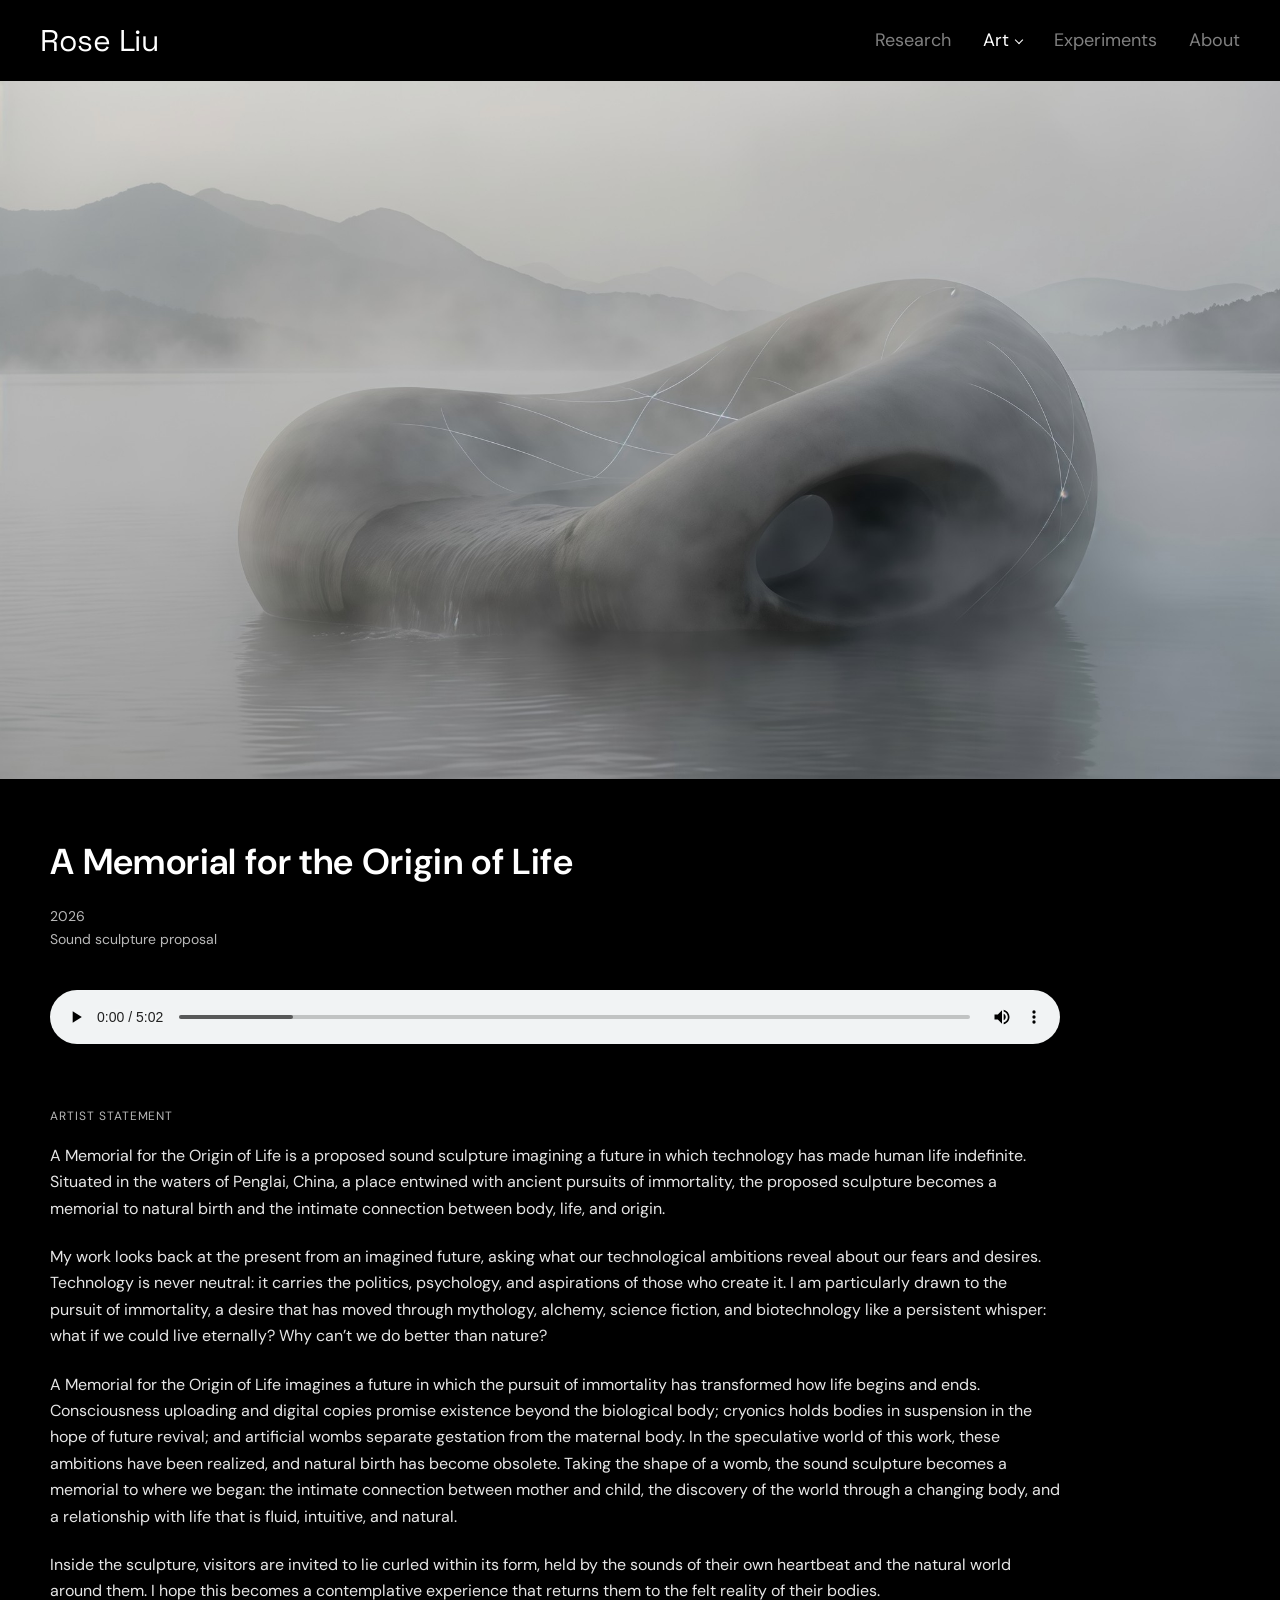
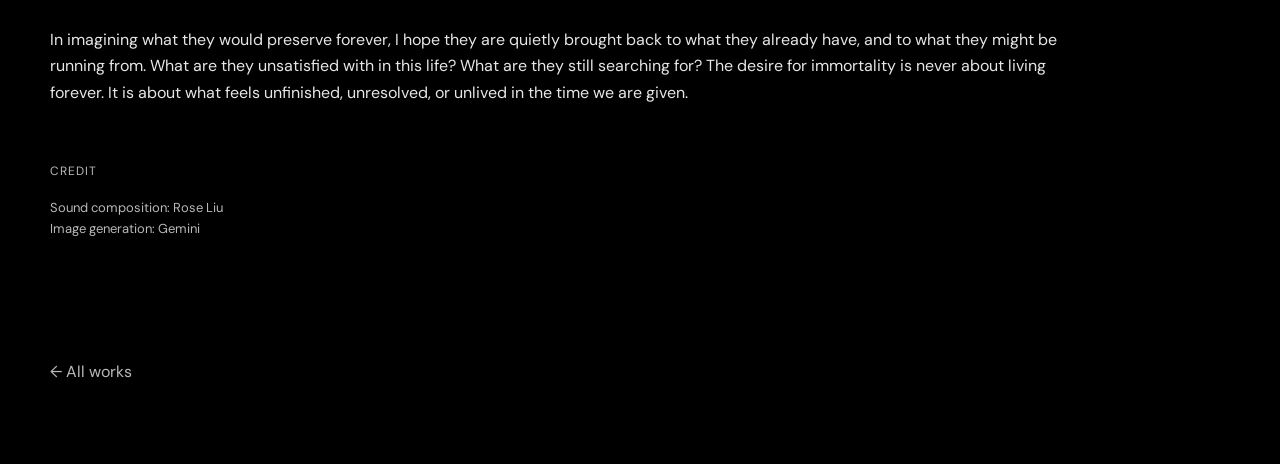
<file: memorialforlife/index.html>
<!DOCTYPE html>
<html lang="en">
<head>
  <meta charset="utf-8">
  <meta name="viewport" content="width=device-width, initial-scale=1">
  <title>A Memorial for the Origin of Life — Rose Liu</title>
  <link rel="preconnect" href="https://fonts.googleapis.com">
  <link rel="preconnect" href="https://fonts.gstatic.com" crossorigin>
  <link href="https://fonts.googleapis.com/css2?family=DM+Sans:opsz,wght@9..40,300;9..40,400;9..40,500;9..40,600&family=Space+Grotesk:wght@400&display=swap" rel="stylesheet">
  <link rel="stylesheet" href="../style.css?v=5">
</head>
<body>
  <header class="site-header">
    <a class="name" href="../">Rose Liu</a>
    <nav class="site-nav">
      <a href="../">Research</a>
      <div class="nav-drop">
        <button class="nav-drop-btn current" aria-haspopup="true" aria-expanded="false">Art</button>
        <div class="nav-menu">
          <a href="../works/">Film &amp; Sound</a>
          <a href="../stills/">Photography</a>
          <a href="../editorial/">Editorials</a>
        </div>
      </div>
      <a href="../experiments/">Experiments</a>
      <a href="../about/">About</a>
    </nav>
  </header>

  <img class="work-hero" src="../assets/memorial-cover.jpg" alt="Rendering of a womb-shaped sculpture in misty water">

  <main class="work">
    <h1>A Memorial for the Origin of Life</h1>
    <p class="meta-lines">2026<br>Sound sculpture proposal</p>
    <audio controls preload="metadata" src="../assets/memorial-sound.mp3"></audio>

    <p class="label">Artist Statement</p>
    <div class="statement">
      <p>A Memorial for the Origin of Life is a proposed sound sculpture imagining a future in which technology has made human life indefinite. Situated in the waters of Penglai, China, a place entwined with ancient pursuits of immortality, the proposed sculpture becomes a memorial to natural birth and the intimate connection between body, life, and origin.</p>
      <p>My work looks back at the present from an imagined future, asking what our technological ambitions reveal about our fears and desires. Technology is never neutral: it carries the politics, psychology, and aspirations of those who create it. I am particularly drawn to the pursuit of immortality, a desire that has moved through mythology, alchemy, science fiction, and biotechnology like a persistent whisper: what if we could live eternally? Why can’t we do better than nature?</p>
      <p>A Memorial for the Origin of Life imagines a future in which the pursuit of immortality has transformed how life begins and ends. Consciousness uploading and digital copies promise existence beyond the biological body; cryonics holds bodies in suspension in the hope of future revival; and artificial wombs separate gestation from the maternal body. In the speculative world of this work, these ambitions have been realized, and natural birth has become obsolete. Taking the shape of a womb, the sound sculpture becomes a memorial to where we began: the intimate connection between mother and child, the discovery of the world through a changing body, and a relationship with life that is fluid, intuitive, and natural.</p>
      <p>Inside the sculpture, visitors are invited to lie curled within its form, held by the sounds of their own heartbeat and the natural world around them. I hope this becomes a contemplative experience that returns them to the felt reality of their bodies.</p>
      <p>In imagining what they would preserve forever, I hope they are quietly brought back to what they already have, and to what they might be running from. What are they unsatisfied with in this life? What are they still searching for? The desire for immortality is never about living forever. It is about what feels unfinished, unresolved, or unlived in the time we are given.</p>
    </div>

    <p class="label">Credit</p>
    <div class="credit">
      <p>Sound composition: Rose Liu</p>
      <p>Image generation: Gemini</p>
    </div>
  </main>

  <div style="padding:0 50px 80px"><a class="back" style="margin:0" href="../works/">← All works</a></div>
  <script src="../site.js?v=5"></script>
</body>
</html>
</file>
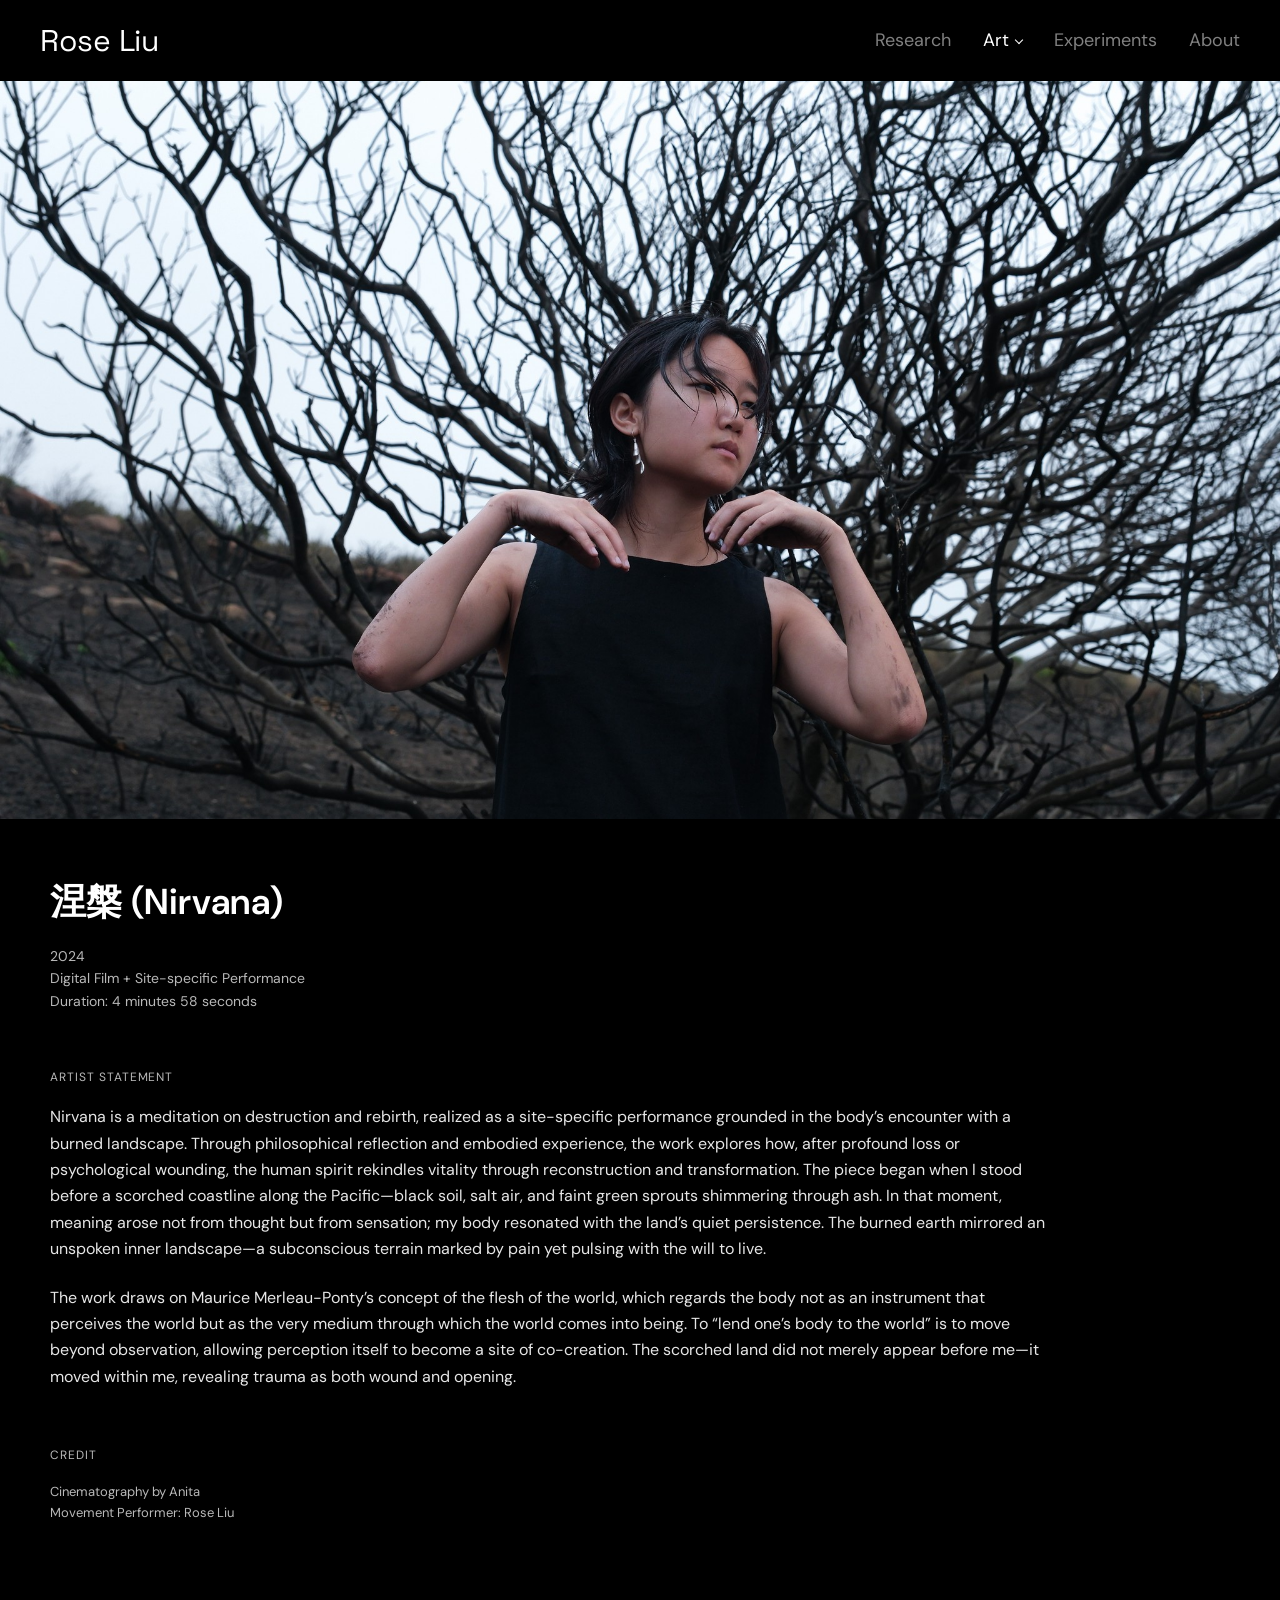
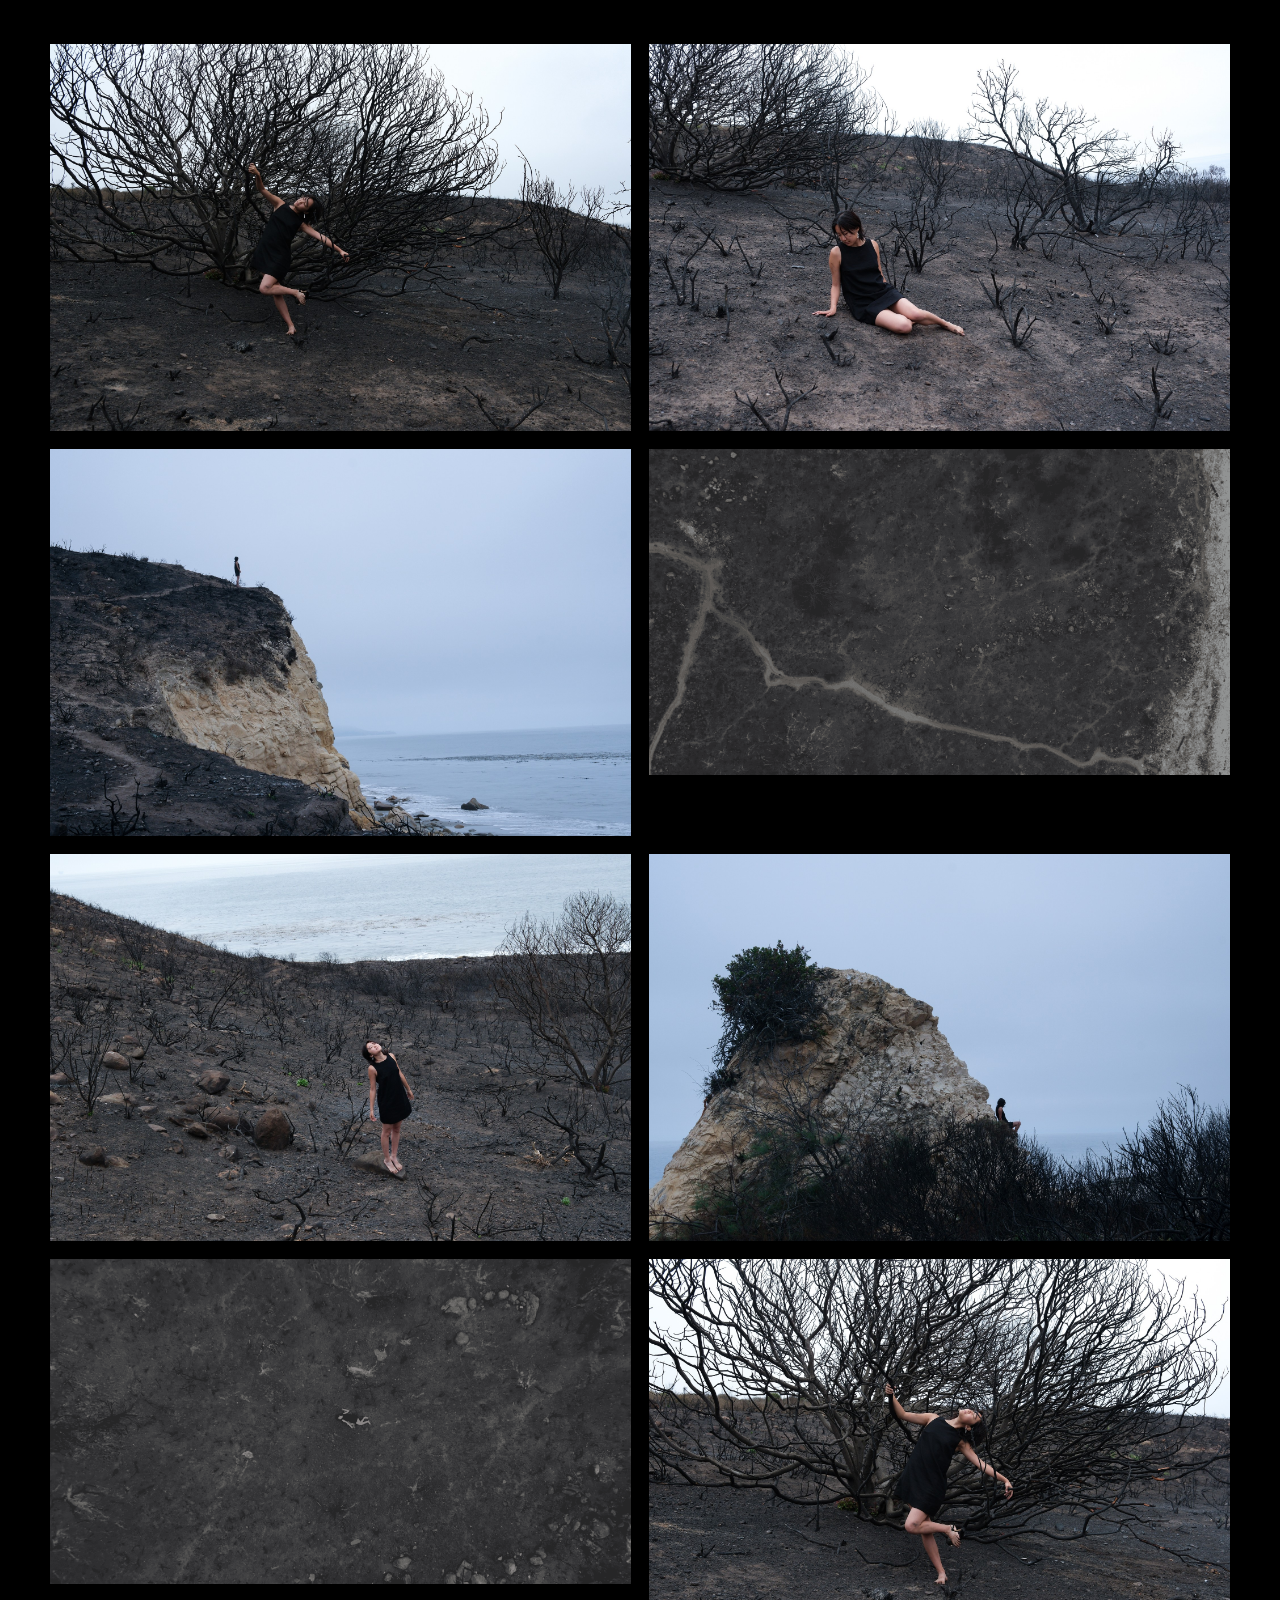
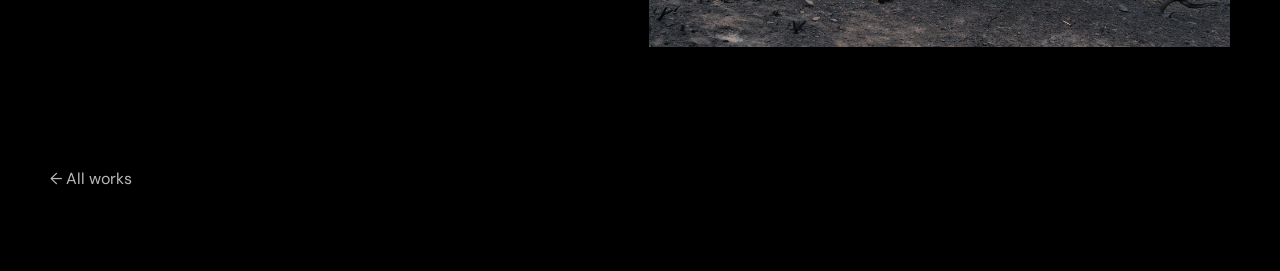
<file: nirvana/index.html>
<!DOCTYPE html>
<html lang="en">
<head>
  <meta charset="utf-8">
  <meta name="viewport" content="width=device-width, initial-scale=1">
  <title>涅槃 (Nirvana) — Rose Liu</title>
  <link rel="preconnect" href="https://fonts.googleapis.com">
  <link rel="preconnect" href="https://fonts.gstatic.com" crossorigin>
  <link href="https://fonts.googleapis.com/css2?family=DM+Sans:opsz,wght@9..40,300;9..40,400;9..40,500;9..40,600&family=Space+Grotesk:wght@400&display=swap" rel="stylesheet">
  <link rel="stylesheet" href="../style.css?v=5">
</head>
<body>
  <header class="site-header">
    <a class="name" href="../">Rose Liu</a>
    <nav class="site-nav">
      <a href="../">Research</a>
      <div class="nav-drop">
        <button class="nav-drop-btn current" aria-haspopup="true" aria-expanded="false">Art</button>
        <div class="nav-menu">
          <a href="../works/">Film &amp; Sound</a>
          <a href="../stills/">Photography</a>
          <a href="../editorial/">Editorials</a>
        </div>
      </div>
      <a href="../experiments/">Experiments</a>
      <a href="../about/">About</a>
    </nav>
  </header>

  <img class="work-hero" src="../assets/nirvana-hero.jpg" alt="Nirvana, performance in a burned landscape">

  <main class="work">
    <h1>涅槃 (Nirvana)</h1>
    <p class="meta-lines">2024<br>Digital Film + Site-specific Performance<br>Duration: 4 minutes 58 seconds</p>

    <p class="label">Artist Statement</p>
    <div class="statement">
      <p>Nirvana is a meditation on destruction and rebirth, realized as a site-specific performance grounded in the body’s encounter with a burned landscape. Through philosophical reflection and embodied experience, the work explores how, after profound loss or psychological wounding, the human spirit rekindles vitality through reconstruction and transformation. The piece began when I stood before a scorched coastline along the Pacific—black soil, salt air, and faint green sprouts shimmering through ash. In that moment, meaning arose not from thought but from sensation; my body resonated with the land’s quiet persistence. The burned earth mirrored an unspoken inner landscape—a subconscious terrain marked by pain yet pulsing with the will to live.</p>
      <p>The work draws on Maurice Merleau-Ponty’s concept of the flesh of the world, which regards the body not as an instrument that perceives the world but as the very medium through which the world comes into being. To “lend one’s body to the world” is to move beyond observation, allowing perception itself to become a site of co-creation. The scorched land did not merely appear before me—it moved within me, revealing trauma as both wound and opening.</p>
    </div>

    <p class="label">Credit</p>
    <div class="credit">
      <p>Cinematography by Anita</p>
      <p>Movement Performer: Rose Liu</p>
    </div>
  </main>

  <div class="gallery">
    <img src="../assets/nirvana-1.jpg" alt="涅槃 (Nirvana), still 1" loading="lazy">
    <img src="../assets/nirvana-2.jpg" alt="涅槃 (Nirvana), still 2" loading="lazy">
    <img src="../assets/nirvana-3.jpg" alt="涅槃 (Nirvana), still 3" loading="lazy">
    <img src="../assets/nirvana-4.png" alt="涅槃 (Nirvana), still 4" loading="lazy">
    <img src="../assets/nirvana-5.jpg" alt="涅槃 (Nirvana), still 5" loading="lazy">
    <img src="../assets/nirvana-6.jpg" alt="涅槃 (Nirvana), still 6" loading="lazy">
    <img src="../assets/nirvana-7.png" alt="涅槃 (Nirvana), still 7" loading="lazy">
    <img src="../assets/nirvana-8.jpg" alt="涅槃 (Nirvana), still 8" loading="lazy">
  </div>

  <div style="padding:0 50px 80px"><a class="back" style="margin:0" href="../works/">← All works</a></div>
  <script src="../site.js?v=5"></script>
</body>
</html>
</file>
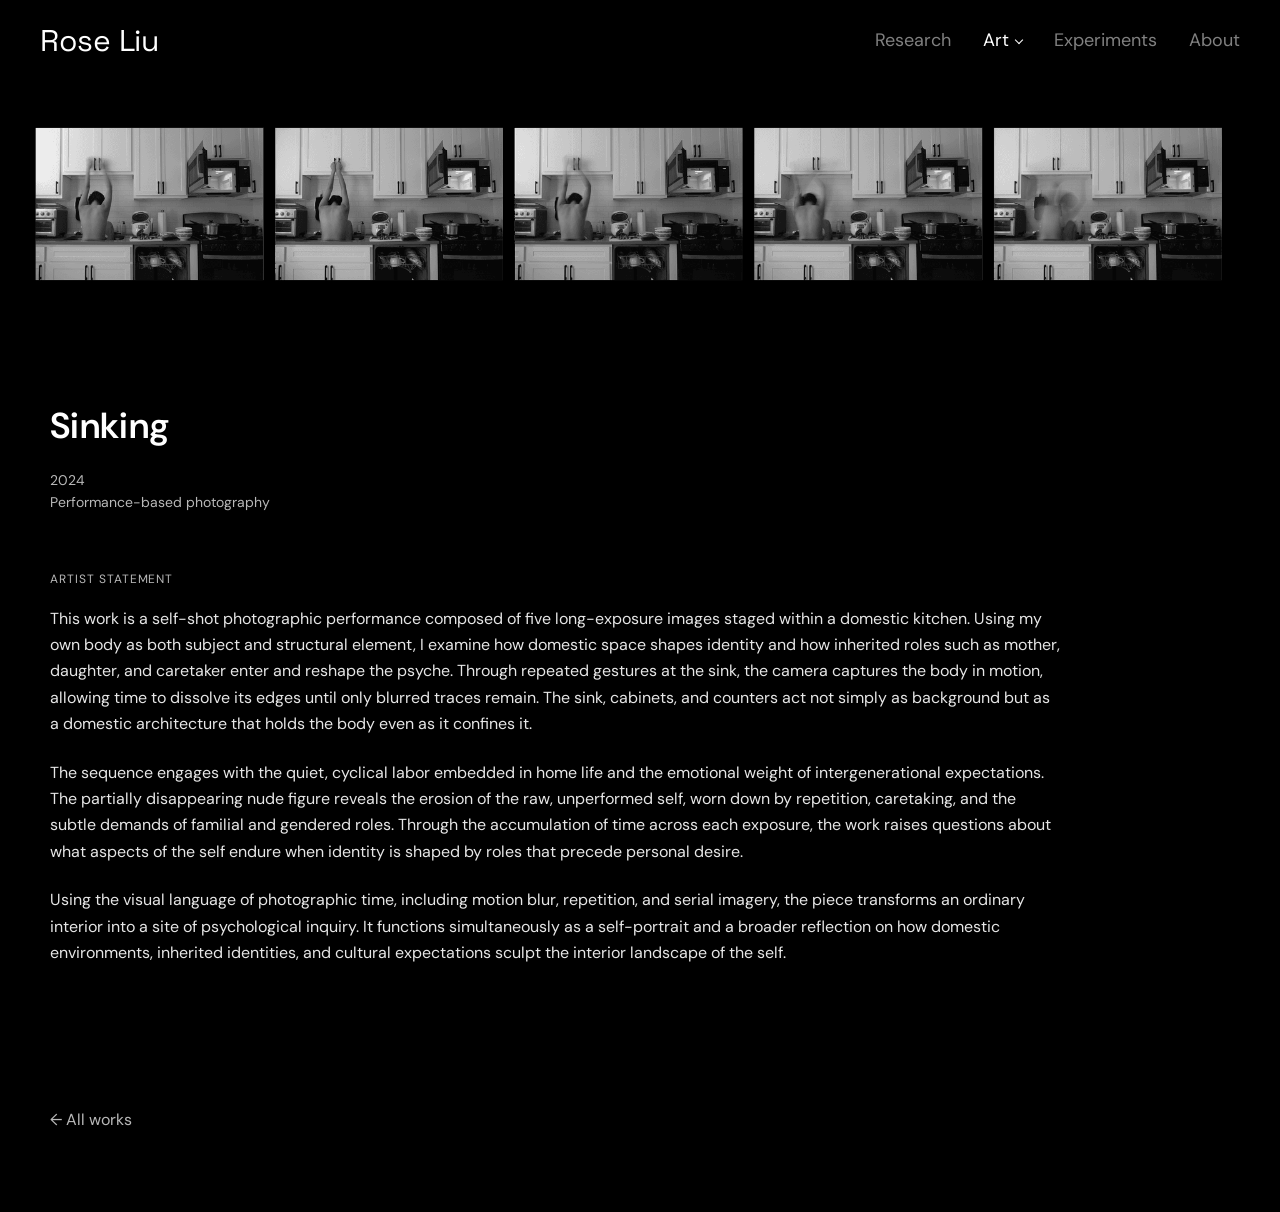
<file: sinking/index.html>
<!DOCTYPE html>
<html lang="en">
<head>
  <meta charset="utf-8">
  <meta name="viewport" content="width=device-width, initial-scale=1">
  <title>Sinking — Rose Liu</title>
  <link rel="preconnect" href="https://fonts.googleapis.com">
  <link rel="preconnect" href="https://fonts.gstatic.com" crossorigin>
  <link href="https://fonts.googleapis.com/css2?family=DM+Sans:opsz,wght@9..40,300;9..40,400;9..40,500;9..40,600&family=Space+Grotesk:wght@400&display=swap" rel="stylesheet">
  <link rel="stylesheet" href="../style.css?v=5">
</head>
<body>
  <header class="site-header">
    <a class="name" href="../">Rose Liu</a>
    <nav class="site-nav">
      <a href="../">Research</a>
      <div class="nav-drop">
        <button class="nav-drop-btn current" aria-haspopup="true" aria-expanded="false">Art</button>
        <div class="nav-menu">
          <a href="../works/">Film &amp; Sound</a>
          <a href="../stills/">Photography</a>
          <a href="../editorial/">Editorials</a>
        </div>
      </div>
      <a href="../experiments/">Experiments</a>
      <a href="../about/">About</a>
    </nav>
  </header>

  <img class="work-hero contain" src="../assets/sinking.png" alt="Sinking, five long-exposure photographs in a kitchen">

  <main class="work">
    <h1>Sinking</h1>
    <p class="meta-lines">2024<br>Performance-based photography</p>

    <p class="label">Artist Statement</p>
    <div class="statement">
      <p>This work is a self-shot photographic performance composed of five long-exposure images staged within a domestic kitchen. Using my own body as both subject and structural element, I examine how domestic space shapes identity and how inherited roles such as mother, daughter, and caretaker enter and reshape the psyche. Through repeated gestures at the sink, the camera captures the body in motion, allowing time to dissolve its edges until only blurred traces remain. The sink, cabinets, and counters act not simply as background but as a domestic architecture that holds the body even as it confines it.</p>
      <p>The sequence engages with the quiet, cyclical labor embedded in home life and the emotional weight of intergenerational expectations. The partially disappearing nude figure reveals the erosion of the raw, unperformed self, worn down by repetition, caretaking, and the subtle demands of familial and gendered roles. Through the accumulation of time across each exposure, the work raises questions about what aspects of the self endure when identity is shaped by roles that precede personal desire.</p>
      <p>Using the visual language of photographic time, including motion blur, repetition, and serial imagery, the piece transforms an ordinary interior into a site of psychological inquiry. It functions simultaneously as a self-portrait and a broader reflection on how domestic environments, inherited identities, and cultural expectations sculpt the interior landscape of the self.</p>
    </div>

  </main>

  <div style="padding:0 50px 80px"><a class="back" style="margin:0" href="../works/">← All works</a></div>
  <script src="../site.js?v=5"></script>
</body>
</html>
</file>
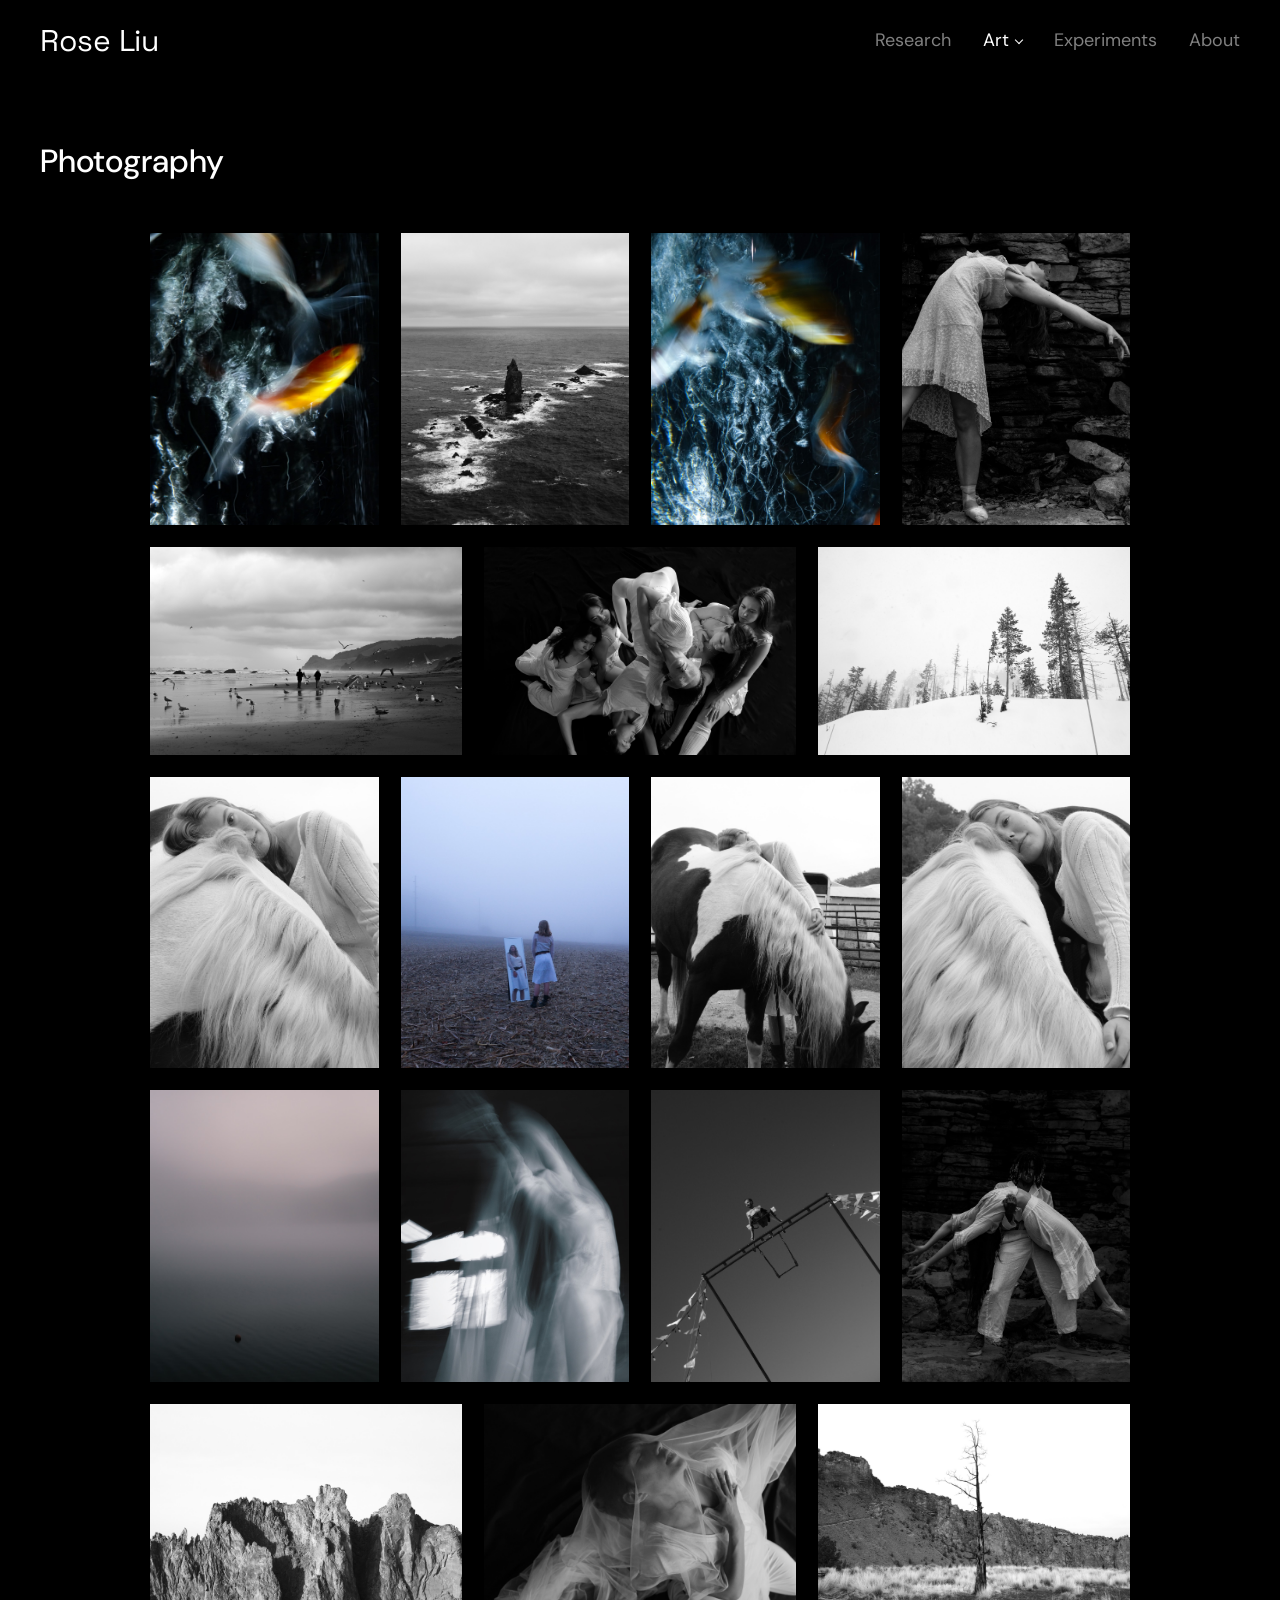
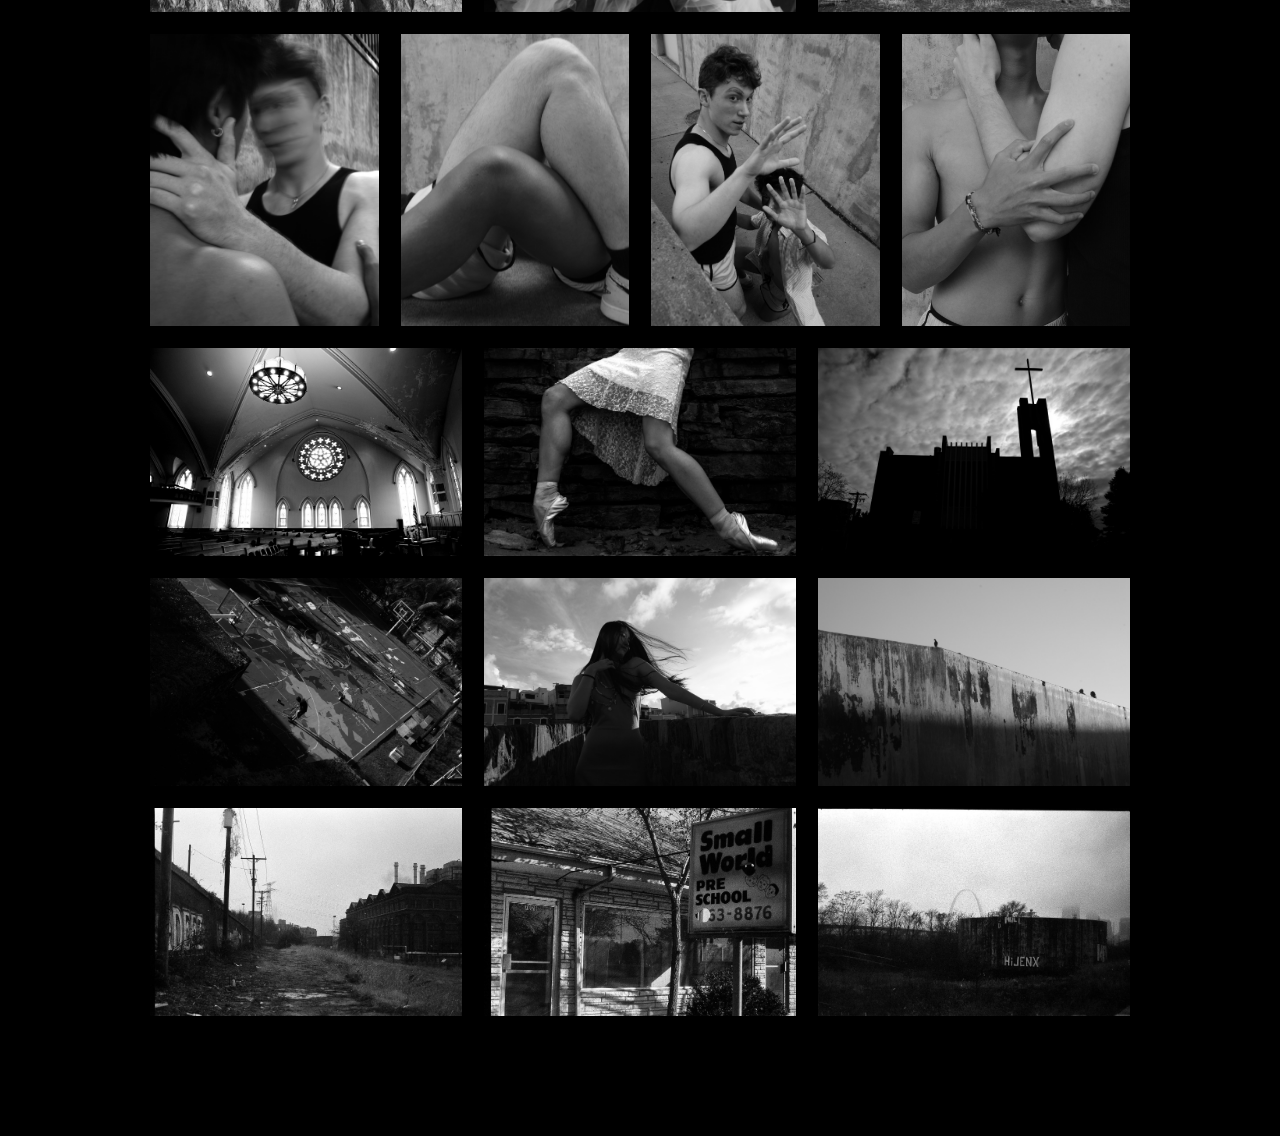
<file: stills/index.html>
<!DOCTYPE html>
<html lang="en">
<head>
  <meta charset="utf-8">
  <meta name="viewport" content="width=device-width, initial-scale=1">
  <title>Rose Liu — Photography</title>
  <link rel="preconnect" href="https://fonts.googleapis.com">
  <link rel="preconnect" href="https://fonts.gstatic.com" crossorigin>
  <link href="https://fonts.googleapis.com/css2?family=DM+Sans:ital,opsz,wght@0,9..40,300;0,9..40,400;0,9..40,500;0,9..40,600;1,9..40,400&family=Space+Grotesk:wght@400&display=swap" rel="stylesheet">
  <link rel="stylesheet" href="../style.css?v=5">
</head>
<body>
  <header class="site-header">
    <a class="name" href="../">Rose Liu</a>
    <nav class="site-nav">
      <a href="../">Research</a>
      <div class="nav-drop">
        <button class="nav-drop-btn current" aria-haspopup="true" aria-expanded="false">Art</button>
        <div class="nav-menu">
          <a href="../works/">Film &amp; Sound</a>
          <a href="../stills/">Photography</a>
          <a href="../editorial/">Editorials</a>
        </div>
      </div>
      <a href="../experiments/">Experiments</a>
      <a href="../about/">About</a>
    </nav>
  </header>

  <main>
    <section class="page-intro">
      <h1>Photography</h1>
    </section>
    <div class="stills">
      <div class="stills-row p">
        <figure class="lb-item"><img src="../assets/still-01.jpg" alt="Eternity" loading="lazy"></figure>
        <figure class="lb-item"><img src="../assets/still-02.jpg" alt="Eternity" loading="lazy"></figure>
        <figure class="lb-item"><img src="../assets/still-03.jpg" alt="Eternity" loading="lazy"></figure>
        <figure class="lb-item"><img src="../assets/still-04.jpg" alt="Eternity" loading="lazy"></figure>
      </div>
      <div class="stills-row l">
        <figure class="lb-item"><img src="../assets/still-05.jpg" alt="Photograph by Rose Liu" loading="lazy"></figure>
        <figure class="lb-item"><img src="../assets/still-06.jpg" alt="Photograph by Rose Liu" loading="lazy"></figure>
        <figure class="lb-item"><img src="../assets/still-07.jpg" alt="Photograph by Rose Liu" loading="lazy"></figure>
      </div>
      <div class="stills-row p">
        <figure class="lb-item"><img src="../assets/still-08.jpg" alt="Eternity" loading="lazy"></figure>
        <figure class="lb-item"><img src="../assets/still-09.jpg" alt="Eternity" loading="lazy"></figure>
        <figure class="lb-item"><img src="../assets/still-10.jpg" alt="Eternity" loading="lazy"></figure>
        <figure class="lb-item"><img src="../assets/still-11.jpg" alt="Eternity" loading="lazy"></figure>
      </div>
      <div class="stills-row p">
        <figure class="lb-item"><img src="../assets/still-12.jpg" alt="Eternity" loading="lazy"></figure>
        <figure class="lb-item"><img src="../assets/still-13.jpg" alt="Eternity" loading="lazy"></figure>
        <figure class="lb-item"><img src="../assets/still-14.jpg" alt="Eternity" loading="lazy"></figure>
        <figure class="lb-item"><img src="../assets/still-15.jpg" alt="Eternity" loading="lazy"></figure>
      </div>
      <div class="stills-row l">
        <figure class="lb-item"><img src="../assets/still-16.jpg" alt="Photograph by Rose Liu" loading="lazy"></figure>
        <figure class="lb-item"><img src="../assets/still-17.jpg" alt="Photograph by Rose Liu" loading="lazy"></figure>
        <figure class="lb-item"><img src="../assets/still-18.jpg" alt="Photograph by Rose Liu" loading="lazy"></figure>
      </div>
      <div class="stills-row p">
        <figure class="lb-item"><img src="../assets/still-19.jpg" alt="Eternity" loading="lazy"></figure>
        <figure class="lb-item"><img src="../assets/still-20.jpg" alt="Eternity" loading="lazy"></figure>
        <figure class="lb-item"><img src="../assets/still-21.jpg" alt="Eternity" loading="lazy"></figure>
        <figure class="lb-item"><img src="../assets/still-22.jpg" alt="Eternity" loading="lazy"></figure>
      </div>
      <div class="stills-row l">
        <figure class="lb-item"><img src="../assets/still-23.jpg" alt="Photograph by Rose Liu" loading="lazy"></figure>
        <figure class="lb-item"><img src="../assets/still-24.jpg" alt="Photograph by Rose Liu" loading="lazy"></figure>
        <figure class="lb-item"><img src="../assets/still-25.jpg" alt="Photograph by Rose Liu" loading="lazy"></figure>
      </div>
      <div class="stills-row l">
        <figure class="lb-item"><img src="../assets/still-26.jpg" alt="Photograph by Rose Liu" loading="lazy"></figure>
        <figure class="lb-item"><img src="../assets/still-27.jpg" alt="Photograph by Rose Liu" loading="lazy"></figure>
        <figure class="lb-item"><img src="../assets/still-28.jpg" alt="Photograph by Rose Liu" loading="lazy"></figure>
      </div>
      <div class="stills-row l">
        <figure class="lb-item"><img src="../assets/still-29.jpg" alt="Photograph by Rose Liu" loading="lazy"></figure>
        <figure class="lb-item"><img src="../assets/still-30.jpg" alt="Photograph by Rose Liu" loading="lazy"></figure>
        <figure class="lb-item"><img src="../assets/still-31.jpg" alt="Photograph by Rose Liu" loading="lazy"></figure>
      </div>
    </div>
  </main>

  <script src="../site.js?v=5"></script>
</body>
</html>
</file>
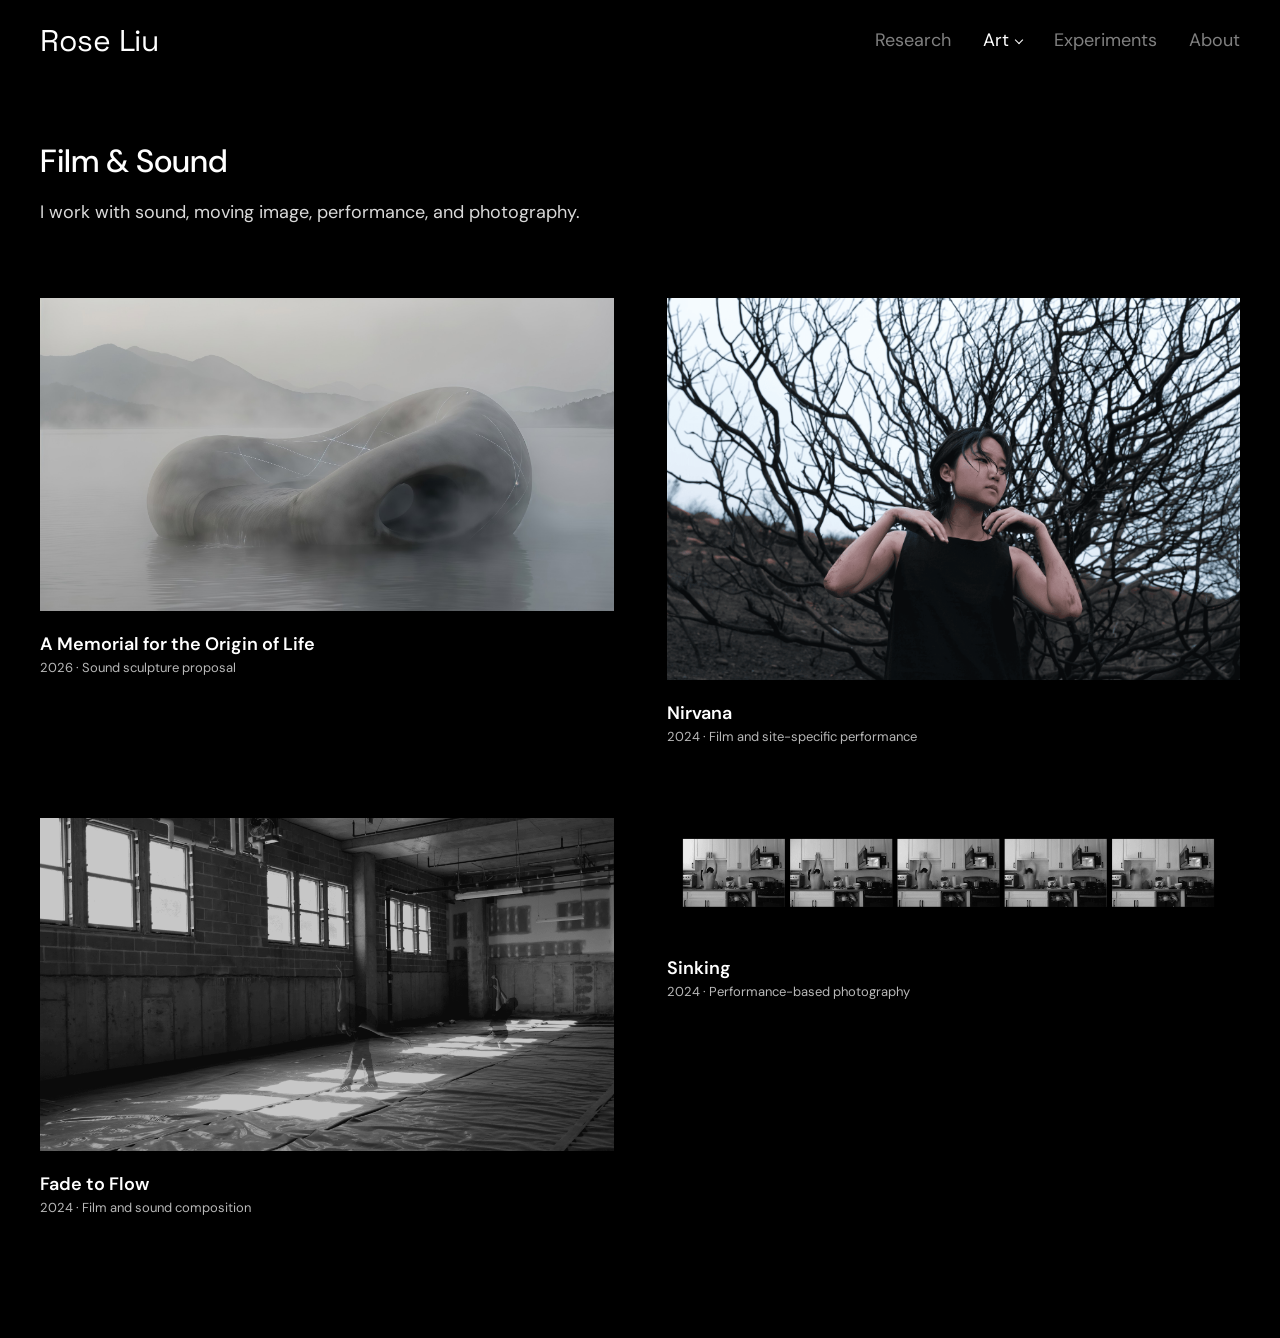
<file: works/index.html>
<!DOCTYPE html>
<html lang="en">
<head>
  <meta charset="utf-8">
  <meta name="viewport" content="width=device-width, initial-scale=1">
  <title>Rose Liu — Film &amp; Sound</title>
  <link rel="preconnect" href="https://fonts.googleapis.com">
  <link rel="preconnect" href="https://fonts.gstatic.com" crossorigin>
  <link href="https://fonts.googleapis.com/css2?family=DM+Sans:opsz,wght@9..40,300;9..40,400;9..40,500;9..40,600&family=Space+Grotesk:wght@400&display=swap" rel="stylesheet">
  <link rel="stylesheet" href="../style.css?v=5">
</head>
<body>
  <header class="site-header">
    <a class="name" href="../">Rose Liu</a>
    <nav class="site-nav">
      <a href="../">Research</a>
      <div class="nav-drop">
        <button class="nav-drop-btn current" aria-haspopup="true" aria-expanded="false">Art</button>
        <div class="nav-menu">
          <a href="../works/">Film &amp; Sound</a>
          <a href="../stills/">Photography</a>
          <a href="../editorial/">Editorials</a>
        </div>
      </div>
      <a href="../experiments/">Experiments</a>
      <a href="../about/">About</a>
    </nav>
  </header>

  <main>
    <section class="page-intro">
      <h1>Film &amp; Sound</h1>
      <p>I work with sound, moving image, performance, and photography.</p>
    </section>

    <div class="grid works-grid">
      <a class="card" href="../memorialforlife/">
        <img class="media" src="../assets/memorial-cover.jpg" alt="A Memorial for the Origin of Life">
        <h3>A Memorial for the Origin of Life</h3>
        <p>2026 · Sound sculpture proposal</p>
      </a>
      <a class="card" href="../nirvana/">
        <img class="media" src="../assets/nirvana-cover.png" alt="Nirvana">
        <h3>Nirvana</h3>
        <p>2024 · Film and site-specific performance</p>
      </a>
      <a class="card" href="../fade-to-flow/">
        <img class="media" src="../assets/fade-cover.png" alt="Fade to Flow">
        <h3>Fade to Flow</h3>
        <p>2024 · Film and sound composition</p>
      </a>
      <a class="card" href="../sinking/">
        <img class="media" src="../assets/sinking.png" alt="Sinking">
        <h3>Sinking</h3>
        <p>2024 · Performance-based photography</p>
      </a>
    </div>
  </main>
  <script src="../site.js?v=5"></script>
</body>
</html>
</file>
<file: style.css>
/* Rose Liu — personal site */
:root {
  --bg: #000;
  --fg: #fff;
  --muted: #b8b8b8;
  --dim: #808080;
  --line: #2a2a2a;
}

* { box-sizing: border-box; margin: 0; padding: 0; }

html { scroll-behavior: smooth; }

body {
  background: var(--bg);
  color: var(--fg);
  font-family: "DM Sans", system-ui, -apple-system, "Segoe UI", sans-serif;
  -webkit-font-smoothing: antialiased;
  line-height: 1.5;
}

a { color: inherit; text-decoration: none; }
img, video { display: block; max-width: 100%; }

/* ---------- Header ---------- */
.site-header {
  position: sticky;
  top: 0;
  z-index: 10;
  height: 81px;
  display: flex;
  align-items: center;
  padding-left: clamp(24px, 18vw, 202px);
  background: rgba(0, 0, 0, 0.55);
  backdrop-filter: blur(14px);
  -webkit-backdrop-filter: blur(14px);
}
.site-header .name {
  font-family: "Space Grotesk", "DM Sans", sans-serif;
  font-size: 30px;
  font-weight: 400;
  letter-spacing: -0.01em;
}

/* ---------- Home ---------- */
.hero {
  width: 100%;
  height: 470px;
  object-fit: cover;
  background: #000;
}

.filters {
  display: flex;
  flex-wrap: wrap;
  gap: 12px 38px;
  padding: 18px 40px 0;
  font-size: 20px;
}
.filters button {
  background: none;
  border: 0;
  color: var(--dim);
  font: inherit;
  cursor: pointer;
  transition: color 0.2s;
}
.filters button:hover,
.filters button.active { color: var(--fg); }

.grid {
  display: grid;
  grid-template-columns: repeat(2, minmax(0, 1fr));
  gap: 110px 53px;
  padding: 140px 40px 120px;
}
.card { display: block; }
.card .media {
  width: 100%;
  aspect-ratio: 489 / 325;
  object-fit: cover;
  background: #000;
}
.card .media.contain { object-fit: contain; }
.card h3 {
  margin-top: 40px;
  font-size: 18px;
  font-weight: 600;
  white-space: nowrap;
  overflow: hidden;
  text-overflow: ellipsis;
}
.card p {
  font-size: 14px;
  color: #d9d9d9;
}
a.card:hover .media { opacity: 0.85; transition: opacity 0.2s; }
.card.hidden { display: none; }

/* ---------- Case study ---------- */
.case {
  max-width: 900px;
  margin: 0 auto;
  padding: 66px 24px 120px;
}
.case h1 { font-size: 32px; font-weight: 500; }
.case .subtitle {
  margin-top: 12px;
  font-size: 22px;
  font-weight: 300;
  color: #d9d9d9;
}
.case .lede {
  margin-top: 40px;
  font-size: 18px;
  font-weight: 400;
}
.meta {
  display: grid;
  grid-template-columns: repeat(4, 1fr);
  gap: 24px;
  margin-top: 54px;
  padding-bottom: 60px;
  border-bottom: 1px solid var(--line);
}
.meta h4 { font-size: 16px; font-weight: 500; font-style: italic; }
.meta p { font-size: 16px; color: var(--muted); }
.meta .collab { color: var(--dim); }

.case section { margin-top: 64px; }
.case h2 { font-size: 30px; font-weight: 500; margin-bottom: 24px; }
.case section p,
.case section li { font-size: 18px; margin-bottom: 16px; }
.case section ul { padding-left: 22px; margin-bottom: 24px; }
.case h3 { font-size: 20px; font-weight: 600; margin: 32px 0 12px; }
.case .figure { margin: 40px auto; width: 100%; }

.quotes { display: grid; gap: 16px; margin-top: 16px; }
.quotes blockquote {
  border-left: 2px solid #555;
  padding: 4px 0 4px 18px;
  color: #d9d9d9;
  font-style: italic;
  font-size: 17px;
}

.impl-item { margin-top: 28px; }
.impl-item h3 { margin: 0 0 8px; }
.impl-item h3::before { content: "| "; color: var(--dim); }

.demos {
  display: flex;
  justify-content: center;
  gap: 24px;
  margin-top: 40px;
}
.demos video { height: 361px; width: auto; border-radius: 12px; }

.back {
  display: inline-block;
  margin-top: 80px;
  color: var(--muted);
  font-size: 16px;
}
.back:hover { color: var(--fg); }

/* ---------- Responsive ---------- */
@media (max-width: 760px) {
  .hero { height: 300px; }
  .grid { grid-template-columns: 1fr; gap: 64px; padding: 64px 20px 80px; }
  .filters { padding: 18px 20px 0; font-size: 17px; gap: 8px 22px; }
  .card h3 { margin-top: 20px; white-space: normal; }
  .meta { grid-template-columns: repeat(2, 1fr); }
  .demos video { height: 280px; }
}

/* ---------- Nav (v2) ---------- */
.site-header { justify-content: space-between; padding-right: 40px; }
.site-nav { display: flex; gap: 32px; font-size: 18px; }
.site-nav a { color: var(--dim); transition: color 0.2s; }
.site-nav a:hover, .site-nav a.current { color: var(--fg); }

.page-intro { padding: 56px 40px 0; max-width: 820px; }
.page-intro h1 { font-size: 32px; font-weight: 500; }
.page-intro p { margin-top: 14px; font-size: 18px; color: #d9d9d9; }
.page-intro + .grid { padding-top: 72px; }

/* text-only research list */
.list { padding: 72px 40px 120px; max-width: 980px; }
.list-item { padding: 28px 0; border-top: 1px solid var(--line); display: grid; grid-template-columns: 180px 1fr; gap: 24px; }
.list-item:last-child { border-bottom: 1px solid var(--line); }
.list-item .tag { color: var(--dim); font-size: 14px; padding-top: 3px; }
.list-item h3 { font-size: 20px; font-weight: 600; }
.list-item p { font-size: 15px; color: #d9d9d9; margin-top: 6px; }
.section-label { padding: 80px 40px 0; font-size: 20px; color: var(--dim); }

.placeholder {
  width: 100%; aspect-ratio: 489 / 325; background: #111;
  border: 1px dashed #333; display: flex; align-items: center; justify-content: center;
  color: #555; font-size: 14px;
}

/* about */
.about { max-width: 760px; padding: 64px 40px 120px; }
.about p { font-size: 19px; margin-bottom: 22px; color: #e6e6e6; }
.about h2 { font-size: 16px; font-weight: 500; color: var(--dim); margin: 48px 0 12px; text-transform: uppercase; letter-spacing: 0.08em; }
.about ul { list-style: none; }
.about li { font-size: 17px; margin-bottom: 8px; }
.about a { border-bottom: 1px solid #555; }
.about a:hover { border-color: #fff; }

@media (max-width: 760px) {
  .site-header { flex-direction: column; justify-content: center; align-items: flex-start; height: auto; padding: 14px 20px; gap: 6px; }
  .site-header .name { font-size: 24px; }
  .site-nav { gap: 20px; font-size: 16px; }
  .page-intro, .list, .about, .section-label { padding-left: 20px; padding-right: 20px; }
  .list-item { grid-template-columns: 1fr; gap: 6px; }
}
.site-header { padding-left: 40px; }
.grid:has(+ .section-label) { padding-bottom: 0; }
.section-label { padding-top: 96px; }
.section-label + .list { padding-top: 24px; }
@media (max-width: 760px) { .site-header { padding-left: 20px; } }

/* ---------- Art works (v3) ---------- */
.works-grid { padding-top: 64px; gap: 72px 53px; }
.works-grid .card .media { aspect-ratio: auto; height: auto; }
.works-grid .card h3 { margin-top: 20px; }
.works-grid .card p { color: var(--muted); font-size: 13px; }

.work-hero { width: 100%; max-height: 82vh; object-fit: cover; }
.work-hero.contain { object-fit: contain; max-height: none; }
.work-hero.video { max-width: 800px; margin: 0 auto; max-height: none; }
.work { padding: 56px 50px 120px; max-width: 1110px; }
.work h1 { font-size: 36px; font-weight: 600; letter-spacing: 0.01em; }
.work .meta-lines { margin-top: 16px; font-size: 14px; color: var(--muted); line-height: 1.6; }
.work audio { width: 100%; margin-top: 40px; }
.work .label { margin: 56px 0 18px; font-size: 12px; letter-spacing: 0.08em; text-transform: uppercase; color: var(--muted); }
.work .statement p { font-size: 16px; line-height: 1.65; margin-bottom: 22px; color: #e6e6e6; }
.work .credit p { font-size: 13px; color: var(--muted); line-height: 1.6; }
.gallery { display: grid; grid-template-columns: repeat(2, minmax(0, 1fr)); gap: 18px; padding: 0 50px 120px; }
.gallery img { width: 100%; height: auto; }

/* experiments gallery */
.exp-grid { display: grid; grid-template-columns: repeat(2, minmax(0, 1fr)); gap: 24px; padding: 64px 40px 40px; }
.exp-grid > * { width: 100%; aspect-ratio: 511 / 260; object-fit: cover; background: #000; }

@media (max-width: 760px) {
  .work { padding: 40px 20px 80px; }
  .work h1 { font-size: 28px; }
  .gallery, .exp-grid { grid-template-columns: 1fr; padding-left: 20px; padding-right: 20px; }
}

/* ---------- Experiments lightbox (v4) ---------- */
.exp-item { position: relative; margin: 0; cursor: zoom-in; overflow: hidden; background: #000; aspect-ratio: 511 / 260; }
.exp-grid > .exp-item { aspect-ratio: 511 / 260; }
.exp-item > video, .exp-item > img { width: 100%; height: 100%; object-fit: cover; transition: transform .4s ease, opacity .3s; }
.exp-item:hover > video, .exp-item:hover > img { transform: scale(1.02); opacity: .9; }
.exp-item figcaption { display: none; }
.exp-item:focus-visible { outline: 1px solid #fff; outline-offset: 3px; }

.lightbox { position: fixed; inset: 0; z-index: 100; background: rgba(0,0,0,.94); display: none;
  flex-direction: column; align-items: center; justify-content: center; padding: 48px 24px; cursor: zoom-out; }
.lightbox.open { display: flex; }
.lightbox .lb-media { max-width: min(1200px, 92vw); max-height: 74vh; }
.lightbox .lb-media > * { max-width: 100%; max-height: 74vh; display: block; margin: 0 auto; }
.lightbox .lb-cap { max-width: 640px; margin-top: 22px; text-align: center; cursor: auto; }
.lightbox .lb-cap strong { display: block; font-size: 17px; font-weight: 500; }
.lightbox .lb-cap span { display: block; margin-top: 6px; font-size: 14px; color: var(--muted); line-height: 1.6; }
.lightbox .lb-btn { position: absolute; background: none; border: 0; color: #aaa; font: 300 34px/1 "DM Sans", sans-serif; cursor: pointer; padding: 12px; }
.lightbox .lb-btn:hover { color: #fff; }
.lb-close { top: 14px; right: 18px; }
.lb-prev { left: 12px; top: 50%; transform: translateY(-50%); }
.lb-next { right: 12px; top: 50%; transform: translateY(-50%); }

/* ---------- About: profile + journey (v4) ---------- */
.about-top { display: grid; grid-template-columns: 300px 1fr; gap: 56px; align-items: start; }
.about-top img { width: 100%; height: auto; }
.about-top .bio p:first-child { margin-top: 0; }
.places { display: flex; flex-wrap: wrap; gap: 10px 28px; margin-top: 8px; font-size: 14px; color: var(--muted); }
.places b { color: var(--fg); font-weight: 500; margin-right: 6px; }

.journey { margin-top: 24px; }
.journey-filters { display: flex; gap: 8px; flex-wrap: wrap; margin-bottom: 8px; }
.journey-filters button { background: none; border: 1px solid #333; color: var(--muted); border-radius: 999px;
  padding: 5px 14px; font: 13px "DM Sans", sans-serif; cursor: pointer; transition: all .2s; }
.journey-filters button:hover { border-color: #777; color: #fff; }
.journey-filters button.active { background: #fff; border-color: #fff; color: #000; }
.tl { list-style: none; }
.tl li { display: grid; grid-template-columns: 150px 1fr; gap: 24px; padding: 22px 0; border-top: 1px solid var(--line); }
.tl li[hidden] { display: none; }
.tl .when { font-size: 13px; color: var(--dim); padding-top: 3px; }
.tl .kind { display: inline-block; font-size: 11px; letter-spacing: .08em; text-transform: uppercase; color: var(--dim); margin-bottom: 4px; }
.tl h3 { font-size: 17px; font-weight: 500; }
.tl h3 em { font-style: italic; font-weight: 400; }
.tl p { font-size: 14px !important; color: var(--muted) !important; margin: 4px 0 0 !important; line-height: 1.55; }

.about.wide { max-width: 1000px; }

@media (max-width: 760px) {
  .about-top { grid-template-columns: 1fr; gap: 28px; }
  .about-top img { max-width: 260px; }
  .tl li { grid-template-columns: 1fr; gap: 4px; }
  .lb-prev, .lb-next { top: auto; bottom: 10px; transform: none; }
}

/* ---------- Art dropdown (v5) ---------- */
.nav-drop { position: relative; }
.nav-drop-btn { background: none; border: 0; padding: 0; font: inherit; color: var(--dim); cursor: pointer; transition: color .2s; }
.nav-drop-btn::after { content: ""; display: inline-block; width: 5px; height: 5px; margin-left: 7px; vertical-align: 3px;
  border-right: 1.5px solid currentColor; border-bottom: 1.5px solid currentColor; transform: rotate(45deg); }
.nav-drop-btn:hover, .nav-drop-btn.current, .nav-drop.open .nav-drop-btn { color: var(--fg); }
.nav-menu { position: absolute; top: 100%; left: -16px; padding-top: 14px; display: none; min-width: 180px; z-index: 20; }
.nav-menu::before { content: ""; position: absolute; inset: 14px 0 0; background: rgba(12,12,12,.96); border: 1px solid #222;
  backdrop-filter: blur(14px); -webkit-backdrop-filter: blur(14px); z-index: -1; }
.nav-menu a { display: block; padding: 10px 16px; font-size: 15px; color: var(--muted); white-space: nowrap; }
.nav-menu a:first-child { padding-top: 14px; }
.nav-menu a:last-child { padding-bottom: 14px; }
.nav-menu a:hover { color: var(--fg); }
.nav-drop.open .nav-menu { display: block; }
@media (hover: hover) { .nav-drop:hover .nav-menu, .nav-drop:focus-within .nav-menu { display: block; } }

/* lightbox items in general */
.lb-item { margin: 0; cursor: zoom-in; }
.lb-item:focus-visible { outline: 1px solid #fff; outline-offset: 3px; }
.lb-item img { transition: opacity .3s; }
.lb-item:hover img { opacity: .88; }

/* ---------- Photography (stills) ---------- */
.stills { max-width: 1060px; margin: 0 auto; padding: 48px 40px 120px; display: grid; gap: 22px; }
.stills-row { display: grid; gap: 22px; }
.stills-row.p { grid-template-columns: repeat(4, minmax(0, 1fr)); }
.stills-row.l { grid-template-columns: repeat(3, minmax(0, 1fr)); }
.stills-row img { width: 100%; height: 100%; object-fit: cover; }
.stills-row.p img { aspect-ratio: 235 / 300; }
.stills-row.l img { aspect-ratio: 3 / 2; }

/* ---------- Editorials ---------- */
.ed-set { padding: 56px 40px 0; }
.ed-set:last-of-type { padding-bottom: 120px; }
.ed-set h2 { font-size: 22px; font-weight: 500; margin-bottom: 20px; }
.ed-track { display: flex; gap: 20px; overflow-x: auto; scroll-snap-type: x mandatory; padding-bottom: 14px;
  scrollbar-width: thin; scrollbar-color: #444 transparent; }
.ed-track .lb-item { flex: 0 0 min(1100px, 86vw); scroll-snap-align: start; }
.ed-track img { width: 100%; height: auto; }

@media (max-width: 760px) {
  .nav-menu { left: -12px; }
  .stills { padding: 32px 20px 80px; gap: 12px; }
  .stills-row { gap: 12px; }
  .stills-row.p { grid-template-columns: repeat(2, minmax(0, 1fr)); }
  .stills-row.l { grid-template-columns: 1fr; }
  .ed-set { padding: 40px 20px 0; }
  .ed-track .lb-item { flex-basis: 90vw; }
}
/* dropdown: solid panel */
.nav-menu { top: calc(100% + 12px); padding: 6px 0; background: #0c0c0c; border: 1px solid #262626; }
.nav-menu::before { content: none; }
.nav-menu a, .nav-menu a:first-child, .nav-menu a:last-child { padding: 10px 16px; }
.nav-drop::after { content: ""; position: absolute; left: -16px; right: -16px; top: 100%; height: 14px; }
/* dropdown: no box (v6) */
.nav-menu { background: rgba(0,0,0,.92); border: 0; box-shadow: none; padding: 4px 0; }
.nav-drop-btn:focus:not(:focus-visible) { outline: none; }
</file>
